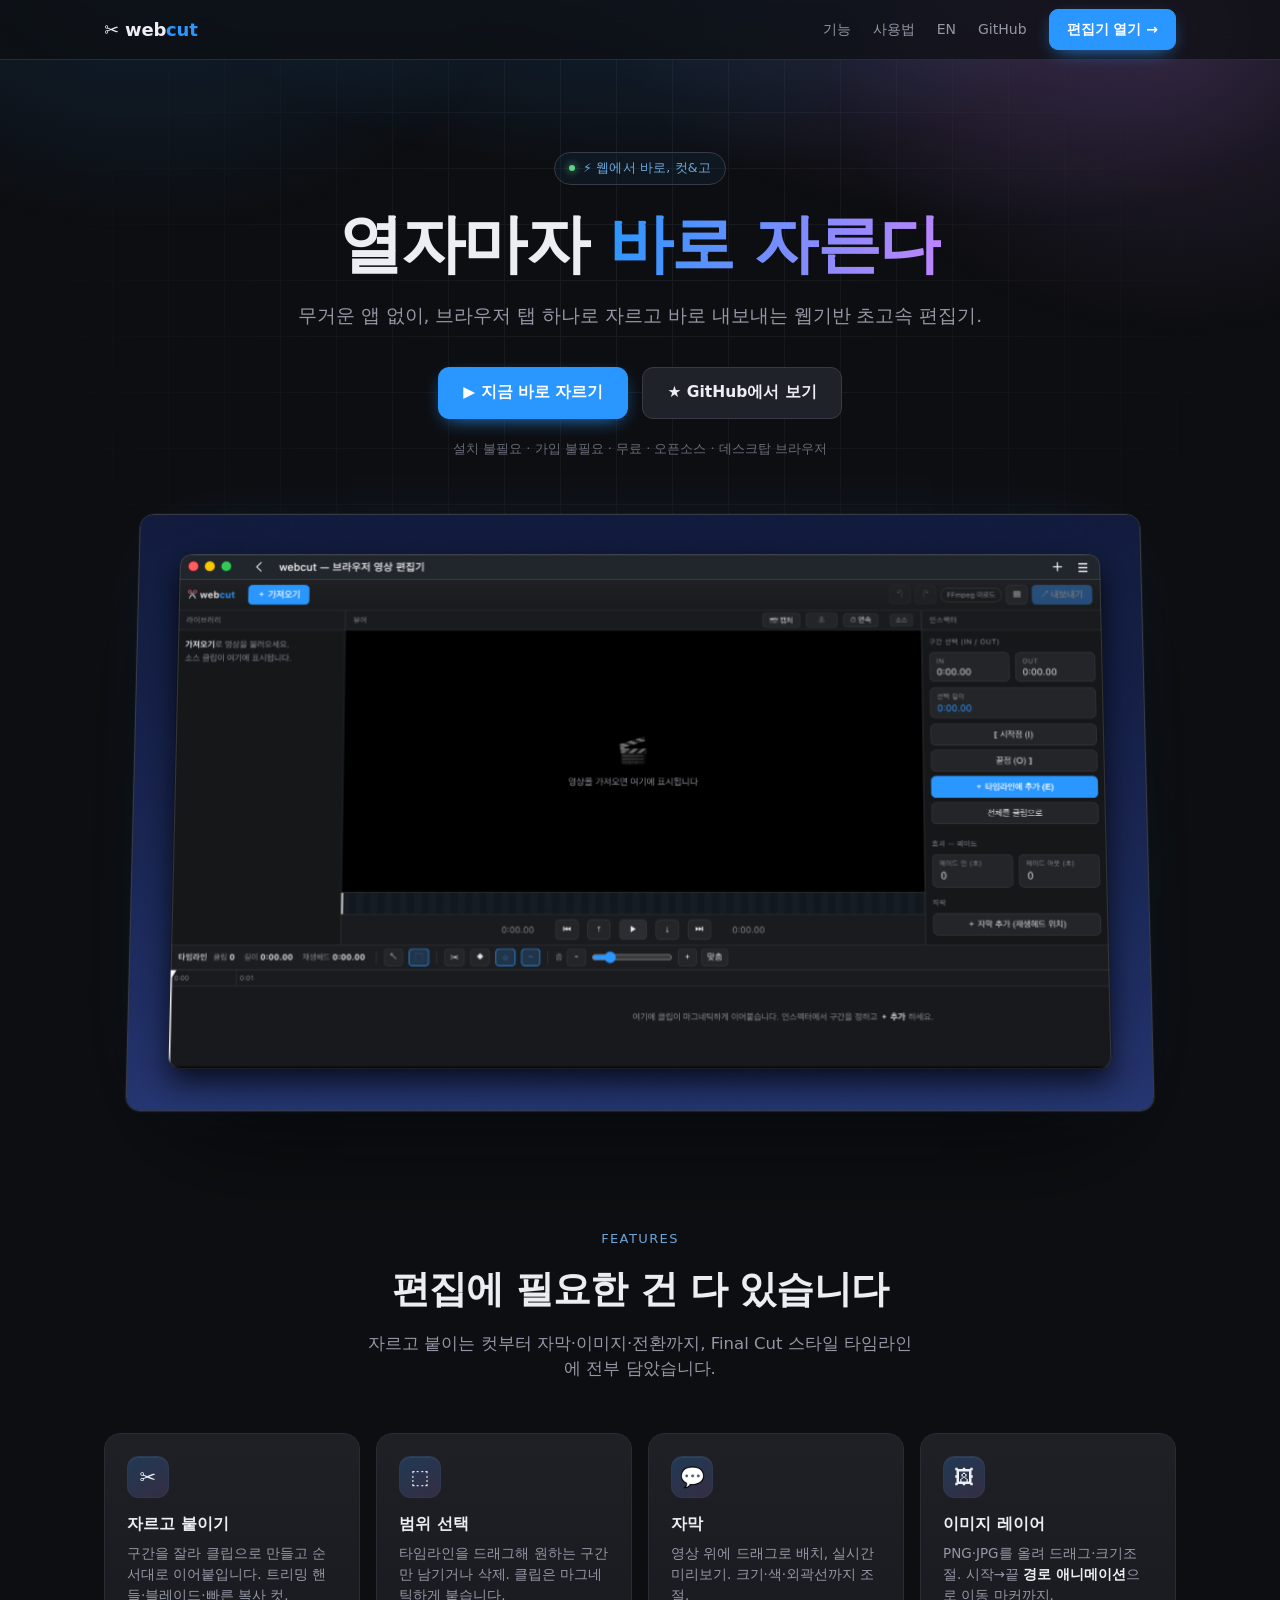
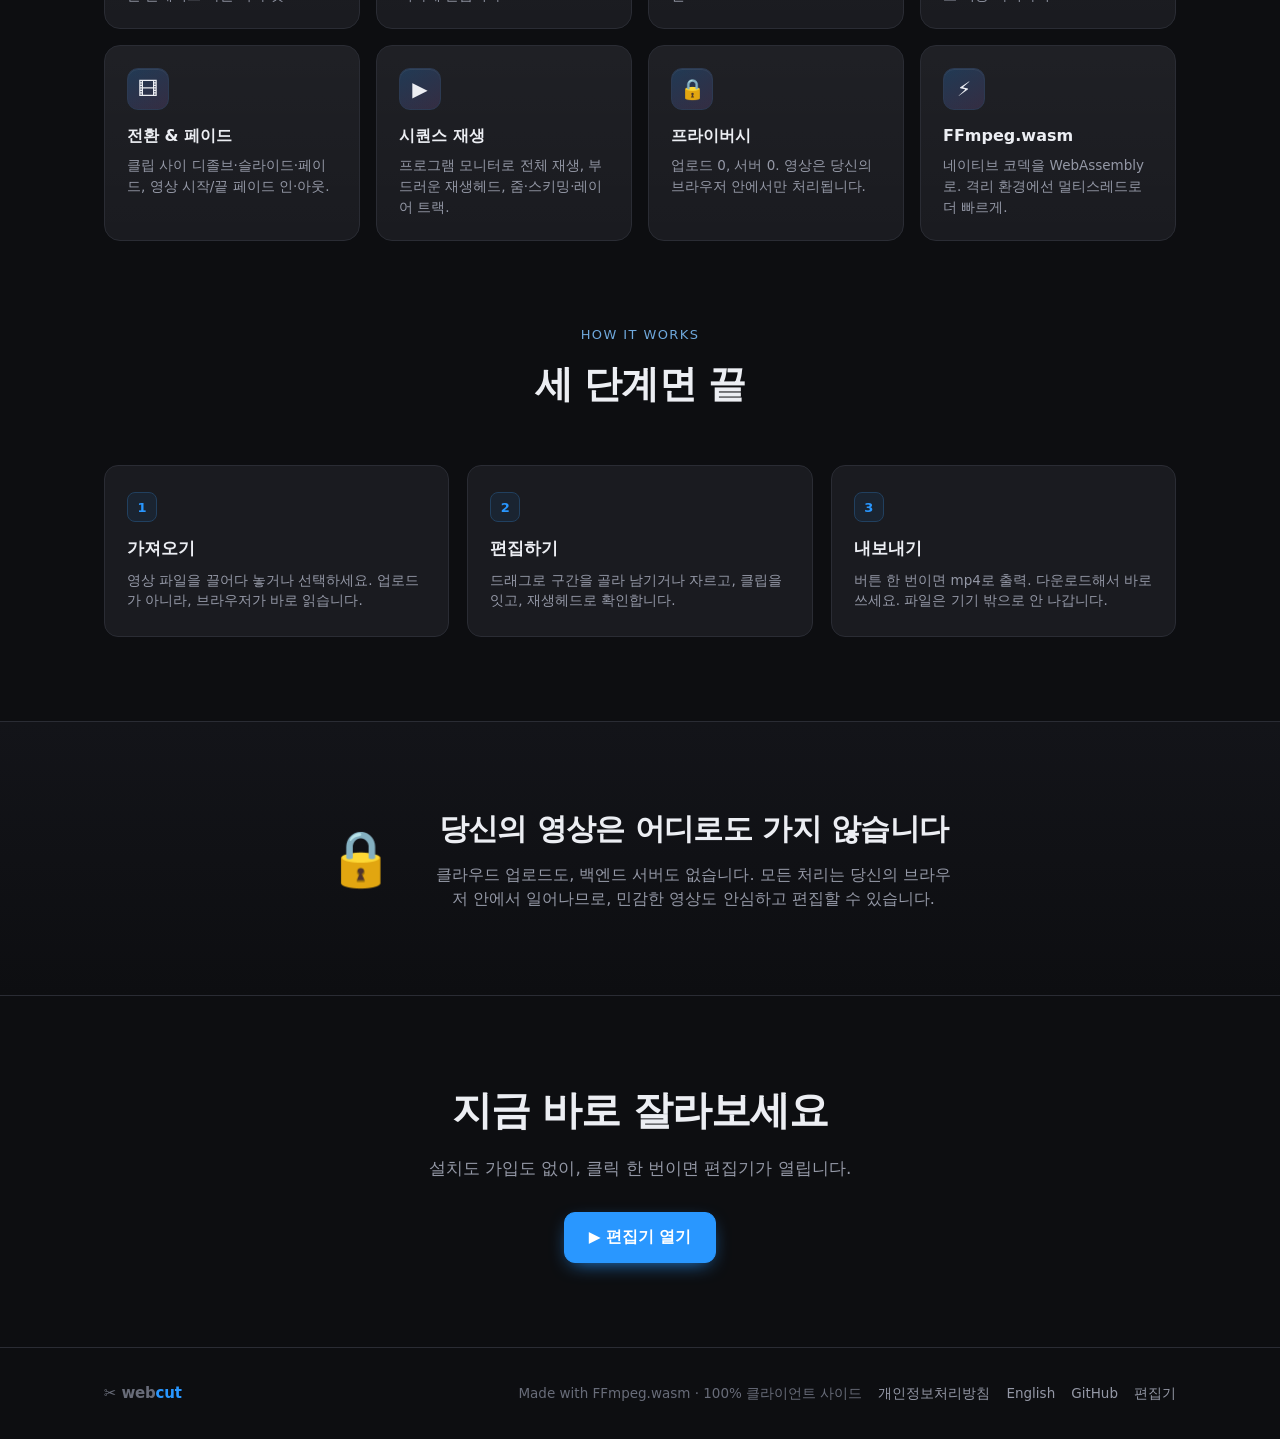
<file: index.html>
<!DOCTYPE html>
<html lang="ko">
<head>
  <meta charset="utf-8" />
  <meta name="viewport" content="width=device-width, initial-scale=1" />
  <title>webcut — 웹기반 초고속 영상 편집기</title>
  <meta name="description" content="설치도 가입도 없이, 브라우저 탭 하나로 열자마자 바로 자르는 초고속 영상 컷편집기. FFmpeg.wasm 기반." />
  <meta property="og:title" content="webcut — 웹기반 초고속 영상 편집기" />
  <meta property="og:description" content="설치 0 · 로딩 0. 열자마자 바로 자르는 웹기반 초고속 컷편집." />
  <meta property="og:type" content="website" />
  <meta property="og:image" content="https://seongilp.github.io/webcut/og.png" />
  <meta property="og:url" content="https://seongilp.github.io/webcut/" />
  <meta name="twitter:card" content="summary_large_image" />
  <meta name="twitter:image" content="https://seongilp.github.io/webcut/og.png" />
  <link rel="stylesheet" href="./css/landing.css" />
  <script>document.documentElement.classList.add('reveal-on');</script>
</head>
<body>
  <nav class="top">
    <div class="wrap">
      <span class="logo">✂️ web<span class="c">cut</span></span>
      <span class="sp"></span>
      <a class="nav-link hide" href="#features">기능</a>
      <a class="nav-link hide" href="#how">사용법</a>
      <a class="nav-link" href="./en/">EN</a>
      <a class="nav-link" href="https://github.com/seongilp/webcut" target="_blank" rel="noopener">GitHub</a>
      <a class="btn primary" href="./app.html">편집기 열기 →</a>
    </div>
  </nav>

  <header class="hero">
    <div class="wrap">
      <span class="eyebrow"><span class="dot"></span> ⚡ 웹에서 바로, 컷&고</span>
      <h1>열자마자 <span class="grad">바로 자른다</span></h1>
      <p class="sub">무거운 앱 없이, 브라우저 탭 하나로 자르고 바로 내보내는 웹기반 초고속 편집기.</p>
      <div class="cta">
        <a class="btn primary lg" href="./app.html">▶ 지금 바로 자르기</a>
        <a class="btn lg" href="https://github.com/seongilp/webcut" target="_blank" rel="noopener">★ GitHub에서 보기</a>
      </div>
      <p class="reassure">설치 불필요 · 가입 불필요 · 무료 · 오픈소스 · 데스크탑 브라우저</p>

      <div class="mock-wrap">
        <img class="hero-shot" src="./hero.png" alt="webcut 브라우저 영상 편집기 화면" loading="lazy" />
      </div>
    </div>
  </header>

  <section id="features">
    <div class="wrap">
      <div class="seclabel">Features</div>
      <h2 class="sectitle">편집에 필요한 건 다 있습니다</h2>
      <p class="secsub">자르고 붙이는 컷부터 자막·이미지·전환까지, Final Cut 스타일 타임라인에 전부 담았습니다.</p>
      <div class="grid">
        <div class="card"><div class="ic">✂️</div><h3>자르고 붙이기</h3><p>구간을 잘라 클립으로 만들고 순서대로 이어붙입니다. 트리밍 핸들·블레이드·빠른 복사 컷.</p></div>
        <div class="card"><div class="ic">⬚</div><h3>범위 선택</h3><p>타임라인을 드래그해 원하는 구간만 남기거나 삭제. 클립은 마그네틱하게 붙습니다.</p></div>
        <div class="card"><div class="ic">💬</div><h3>자막</h3><p>영상 위에 드래그로 배치, 실시간 미리보기. 크기·색·외곽선까지 조절.</p></div>
        <div class="card"><div class="ic">🖼</div><h3>이미지 레이어</h3><p>PNG·JPG를 올려 드래그·크기조절. 시작→끝 <b style="color:var(--text)">경로 애니메이션</b>으로 이동 마커까지.</p></div>
        <div class="card"><div class="ic">🎞</div><h3>전환 &amp; 페이드</h3><p>클립 사이 디졸브·슬라이드·페이드, 영상 시작/끝 페이드 인·아웃.</p></div>
        <div class="card"><div class="ic">▶</div><h3>시퀀스 재생</h3><p>프로그램 모니터로 전체 재생, 부드러운 재생헤드, 줌·스키밍·레이어 트랙.</p></div>
        <div class="card"><div class="ic">🔒</div><h3>프라이버시</h3><p>업로드 0, 서버 0. 영상은 당신의 브라우저 안에서만 처리됩니다.</p></div>
        <div class="card"><div class="ic">⚡</div><h3>FFmpeg.wasm</h3><p>네이티브 코덱을 WebAssembly로. 격리 환경에선 멀티스레드로 더 빠르게.</p></div>
      </div>
    </div>
  </section>

  <section id="how" style="padding-top:0">
    <div class="wrap">
      <div class="seclabel">How it works</div>
      <h2 class="sectitle">세 단계면 끝</h2>
      <div class="steps">
        <div class="step"><div class="n">1</div><h3>가져오기</h3><p>영상 파일을 끌어다 놓거나 선택하세요. 업로드가 아니라, 브라우저가 바로 읽습니다.</p></div>
        <div class="step"><div class="n">2</div><h3>편집하기</h3><p>드래그로 구간을 골라 남기거나 자르고, 클립을 잇고, 재생헤드로 확인합니다.</p></div>
        <div class="step"><div class="n">3</div><h3>내보내기</h3><p>버튼 한 번이면 mp4로 출력. 다운로드해서 바로 쓰세요. 파일은 기기 밖으로 안 나갑니다.</p></div>
      </div>
    </div>
  </section>

  <div class="band">
    <section>
      <div class="wrap inner">
        <div class="lock">🔒</div>
        <div>
          <h2>당신의 영상은 어디로도 가지 않습니다</h2>
          <p>클라우드 업로드도, 백엔드 서버도 없습니다. 모든 처리는 당신의 브라우저 안에서 일어나므로, 민감한 영상도 안심하고 편집할 수 있습니다.</p>
        </div>
      </div>
    </section>
  </div>

  <section class="finalcta">
    <div class="wrap">
      <h2>지금 바로 잘라보세요</h2>
      <p>설치도 가입도 없이, 클릭 한 번이면 편집기가 열립니다.</p>
      <a class="btn primary lg" href="./app.html">▶ 편집기 열기</a>
    </div>
  </section>

  <footer>
    <div class="wrap">
      <span class="logo" style="font-size:15px">✂️ web<span class="c">cut</span></span>
      <span class="sp"></span>
      <span>Made with FFmpeg.wasm · 100% 클라이언트 사이드</span>
      <a href="./privacy.html">개인정보처리방침</a>
      <a href="./en/">English</a>
      <a href="https://github.com/seongilp/webcut" target="_blank" rel="noopener">GitHub</a>
      <a href="./app.html">편집기</a>
    </div>
  </footer>
  <script>
    (function () {
      var sel = '.card,.step,.sectitle,.secsub,.seclabel,.band .inner,.finalcta > .wrap,.mock-wrap';
      var els = document.querySelectorAll(sel);
      function showAll() { els.forEach(function (e) { e.classList.add('in'); }); }
      if (!('IntersectionObserver' in window)) { showAll(); return; }
      var io = new IntersectionObserver(function (es) { es.forEach(function (e) { if (e.isIntersecting) { e.target.classList.add('in'); io.unobserve(e.target); } }); }, { threshold: .12, rootMargin: '0px 0px -7% 0px' });
      els.forEach(function (e) { io.observe(e); });
      setTimeout(showAll, 2500);
    })();
  </script>
</body>
</html>
</file>
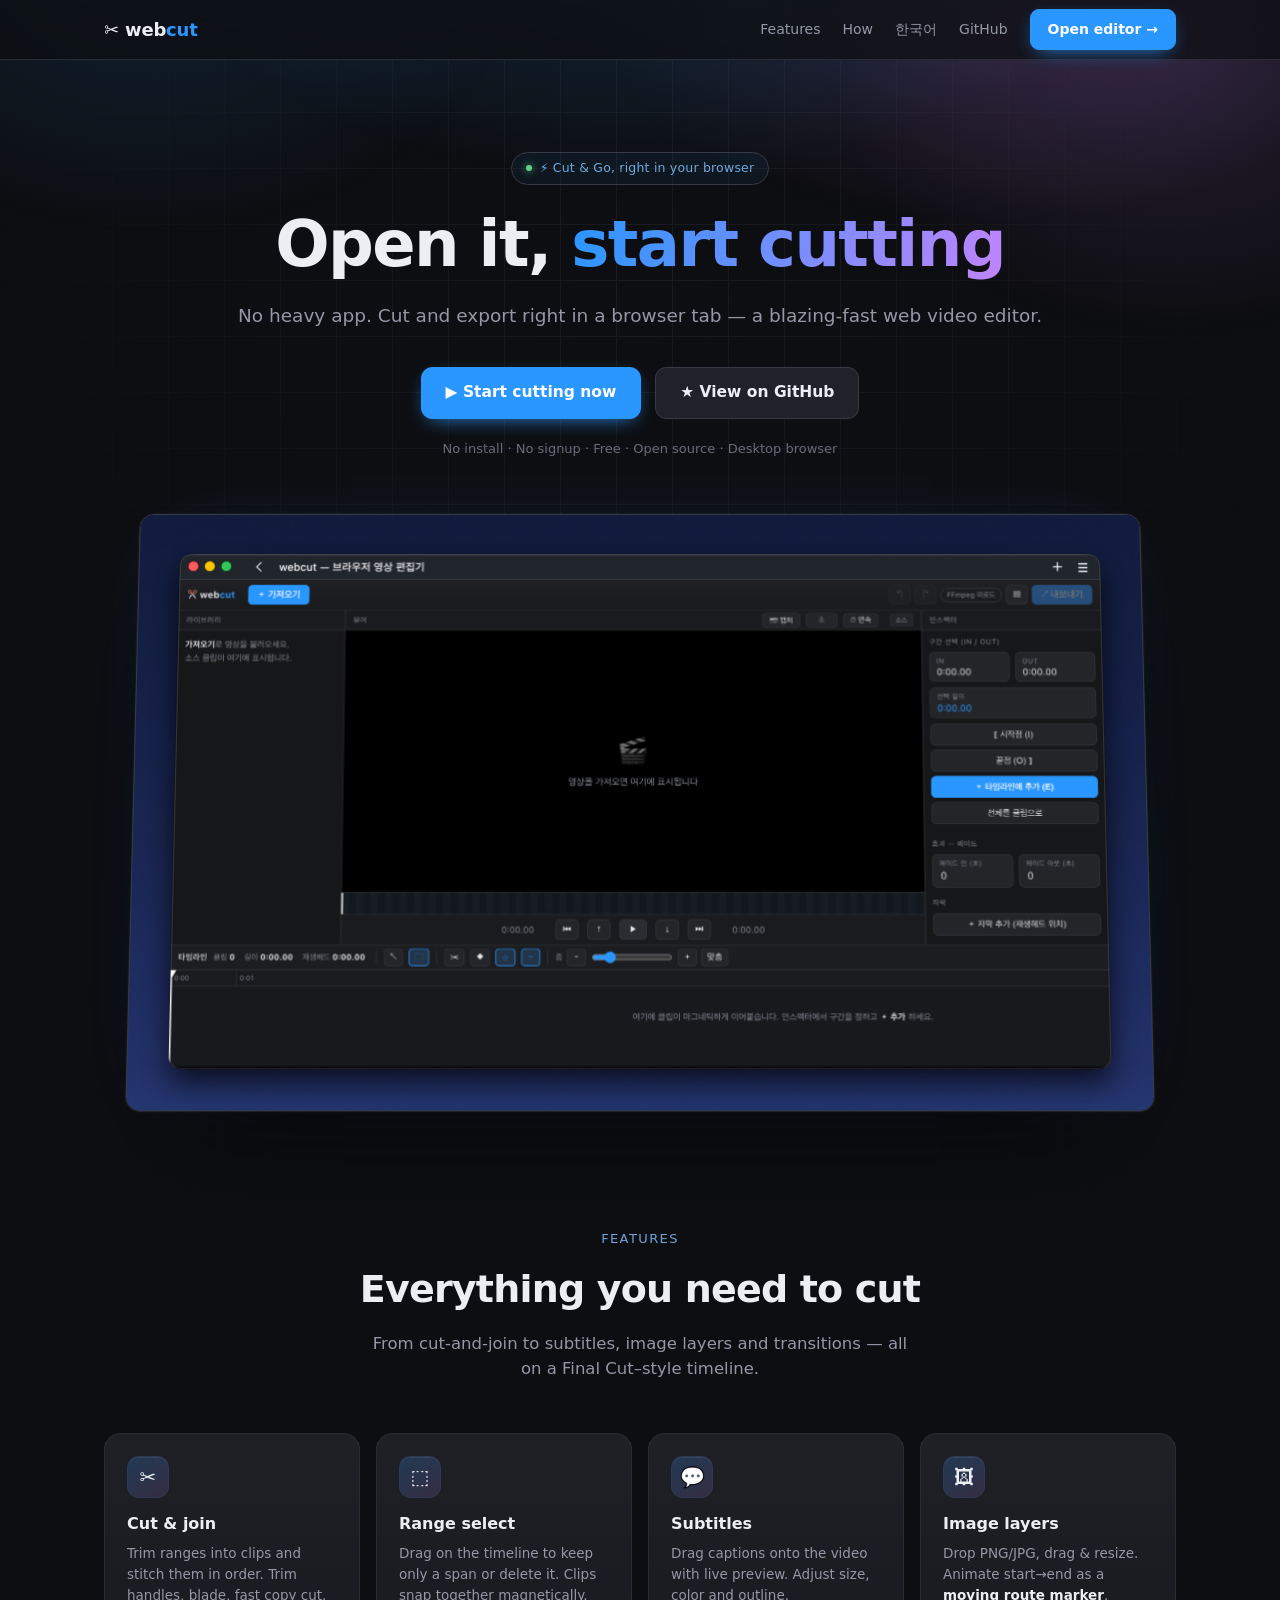
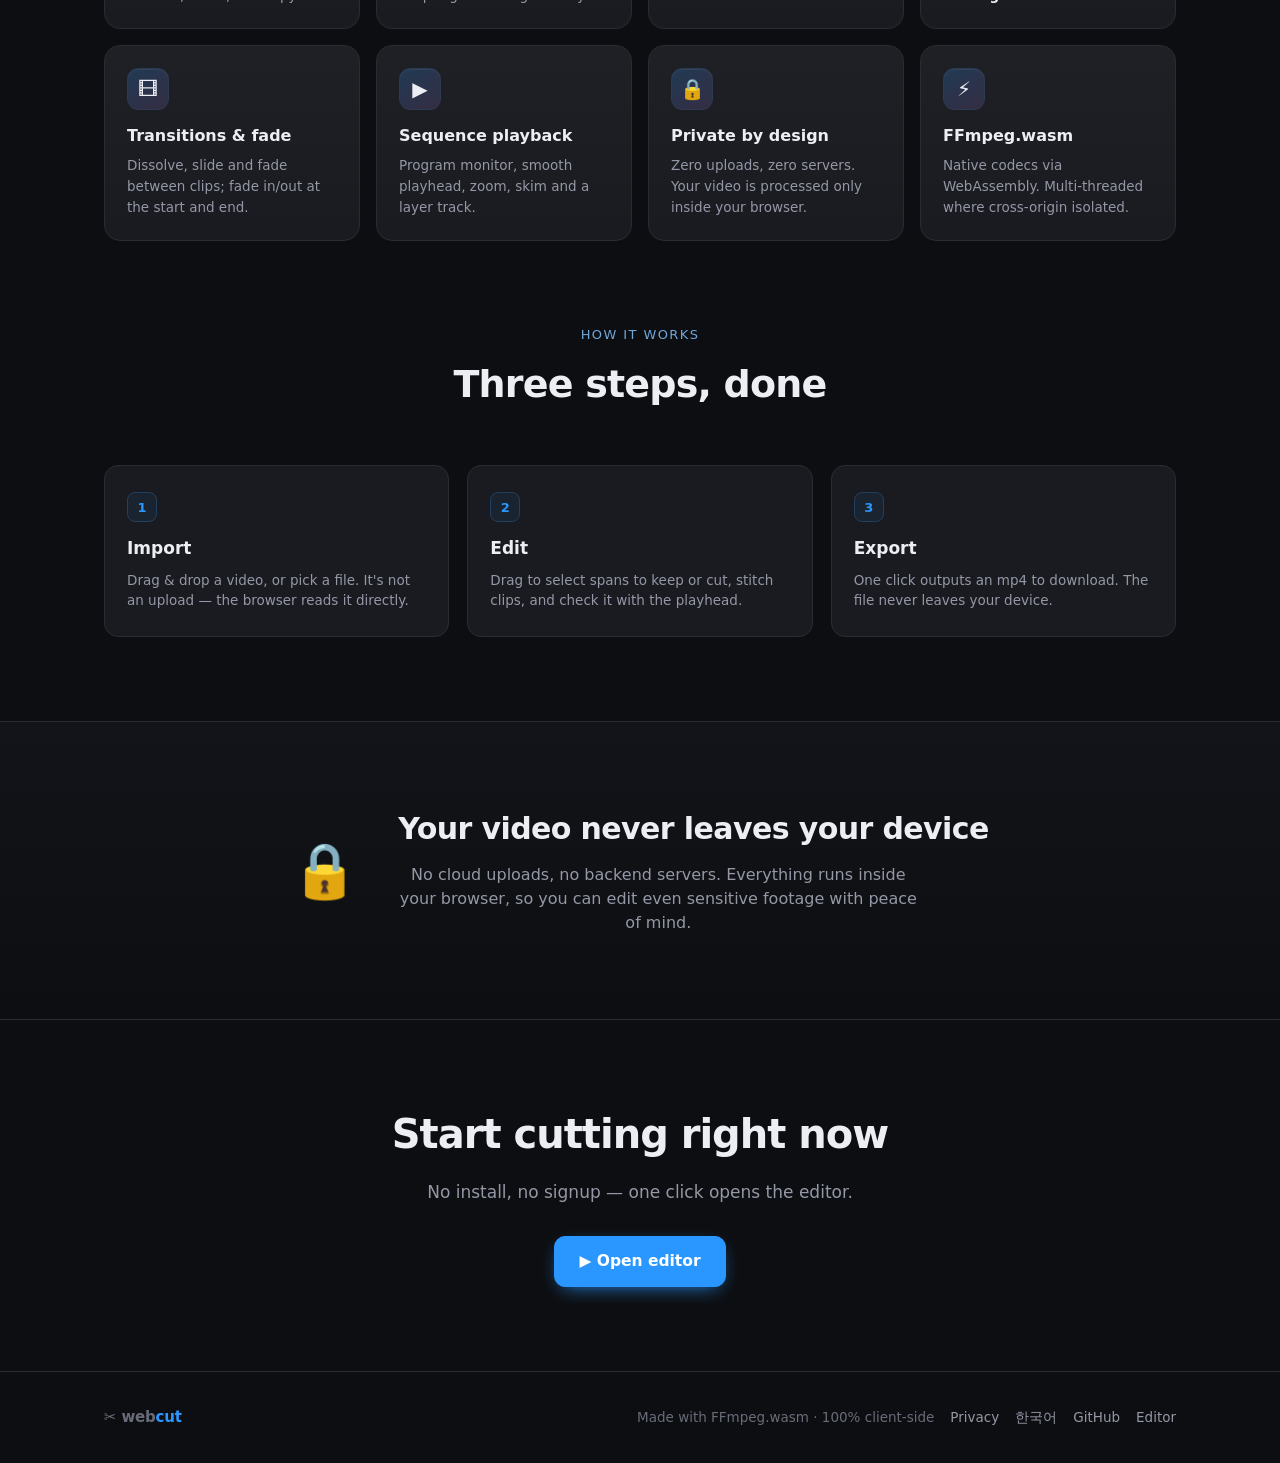
<file: en/index.html>
<!DOCTYPE html>
<html lang="en">
<head>
  <meta charset="utf-8" />
  <meta name="viewport" content="width=device-width, initial-scale=1" />
  <title>webcut — a blazing-fast video editor in your browser</title>
  <meta name="description" content="No install, no signup. Cut and export video right in a browser tab — a blazing-fast web video editor powered by FFmpeg.wasm." />
  <meta property="og:title" content="webcut — a blazing-fast video editor in your browser" />
  <meta property="og:description" content="Zero install, zero loading. Open it and start cutting — a blazing-fast web video editor." />
  <meta property="og:type" content="website" />
  <meta property="og:image" content="https://seongilp.github.io/webcut/og.png" />
  <meta property="og:url" content="https://seongilp.github.io/webcut/en/" />
  <meta name="twitter:card" content="summary_large_image" />
  <meta name="twitter:image" content="https://seongilp.github.io/webcut/og.png" />
  <link rel="stylesheet" href="../css/landing.css" />
  <script>document.documentElement.classList.add('reveal-on');</script>
</head>
<body>
  <nav class="top">
    <div class="wrap">
      <span class="logo">✂️ web<span class="c">cut</span></span>
      <span class="sp"></span>
      <a class="nav-link hide" href="#features">Features</a>
      <a class="nav-link hide" href="#how">How</a>
      <a class="nav-link" href="../">한국어</a>
      <a class="nav-link" href="https://github.com/seongilp/webcut" target="_blank" rel="noopener">GitHub</a>
      <a class="btn primary" href="../app.html">Open editor →</a>
    </div>
  </nav>

  <header class="hero">
    <div class="wrap">
      <span class="eyebrow"><span class="dot"></span> ⚡ Cut &amp; Go, right in your browser</span>
      <h1>Open it, <span class="grad">start cutting</span></h1>
      <p class="sub">No heavy app. Cut and export right in a browser tab — a blazing-fast web video editor.</p>
      <div class="cta">
        <a class="btn primary lg" href="../app.html">▶ Start cutting now</a>
        <a class="btn lg" href="https://github.com/seongilp/webcut" target="_blank" rel="noopener">★ View on GitHub</a>
      </div>
      <p class="reassure">No install · No signup · Free · Open source · Desktop browser</p>

      <div class="mock-wrap">
        <img class="hero-shot" src="../hero.png" alt="webcut browser video editor screenshot" loading="lazy" />
      </div>
    </div>
  </header>

  <section id="features">
    <div class="wrap">
      <div class="seclabel">Features</div>
      <h2 class="sectitle">Everything you need to cut</h2>
      <p class="secsub">From cut-and-join to subtitles, image layers and transitions — all on a Final Cut–style timeline.</p>
      <div class="grid">
        <div class="card"><div class="ic">✂️</div><h3>Cut &amp; join</h3><p>Trim ranges into clips and stitch them in order. Trim handles, blade, fast copy cut.</p></div>
        <div class="card"><div class="ic">⬚</div><h3>Range select</h3><p>Drag on the timeline to keep only a span or delete it. Clips snap together magnetically.</p></div>
        <div class="card"><div class="ic">💬</div><h3>Subtitles</h3><p>Drag captions onto the video with live preview. Adjust size, color and outline.</p></div>
        <div class="card"><div class="ic">🖼</div><h3>Image layers</h3><p>Drop PNG/JPG, drag &amp; resize. Animate start→end as a <b style="color:var(--text)">moving route marker</b>.</p></div>
        <div class="card"><div class="ic">🎞</div><h3>Transitions &amp; fade</h3><p>Dissolve, slide and fade between clips; fade in/out at the start and end.</p></div>
        <div class="card"><div class="ic">▶</div><h3>Sequence playback</h3><p>Program monitor, smooth playhead, zoom, skim and a layer track.</p></div>
        <div class="card"><div class="ic">🔒</div><h3>Private by design</h3><p>Zero uploads, zero servers. Your video is processed only inside your browser.</p></div>
        <div class="card"><div class="ic">⚡</div><h3>FFmpeg.wasm</h3><p>Native codecs via WebAssembly. Multi-threaded where cross-origin isolated.</p></div>
      </div>
    </div>
  </section>

  <section id="how" style="padding-top:0">
    <div class="wrap">
      <div class="seclabel">How it works</div>
      <h2 class="sectitle">Three steps, done</h2>
      <div class="steps">
        <div class="step"><div class="n">1</div><h3>Import</h3><p>Drag &amp; drop a video, or pick a file. It's not an upload — the browser reads it directly.</p></div>
        <div class="step"><div class="n">2</div><h3>Edit</h3><p>Drag to select spans to keep or cut, stitch clips, and check it with the playhead.</p></div>
        <div class="step"><div class="n">3</div><h3>Export</h3><p>One click outputs an mp4 to download. The file never leaves your device.</p></div>
      </div>
    </div>
  </section>

  <div class="band">
    <section>
      <div class="wrap inner">
        <div class="lock">🔒</div>
        <div>
          <h2>Your video never leaves your device</h2>
          <p>No cloud uploads, no backend servers. Everything runs inside your browser, so you can edit even sensitive footage with peace of mind.</p>
        </div>
      </div>
    </section>
  </div>

  <section class="finalcta">
    <div class="wrap">
      <h2>Start cutting right now</h2>
      <p>No install, no signup — one click opens the editor.</p>
      <a class="btn primary lg" href="../app.html">▶ Open editor</a>
    </div>
  </section>

  <footer>
    <div class="wrap">
      <span class="logo" style="font-size:15px">✂️ web<span class="c">cut</span></span>
      <span class="sp"></span>
      <span>Made with FFmpeg.wasm · 100% client-side</span>
      <a href="./privacy.html">Privacy</a>
      <a href="../">한국어</a>
      <a href="https://github.com/seongilp/webcut" target="_blank" rel="noopener">GitHub</a>
      <a href="../app.html">Editor</a>
    </div>
  </footer>
  <script>
    (function () {
      var sel = '.card,.step,.sectitle,.secsub,.seclabel,.band .inner,.finalcta > .wrap,.mock-wrap';
      var els = document.querySelectorAll(sel);
      function showAll() { els.forEach(function (e) { e.classList.add('in'); }); }
      if (!('IntersectionObserver' in window)) { showAll(); return; }
      var io = new IntersectionObserver(function (es) { es.forEach(function (e) { if (e.isIntersecting) { e.target.classList.add('in'); io.unobserve(e.target); } }); }, { threshold: .12, rootMargin: '0px 0px -7% 0px' });
      els.forEach(function (e) { io.observe(e); });
      setTimeout(showAll, 2500);
    })();
  </script>
</body>
</html>
</file>
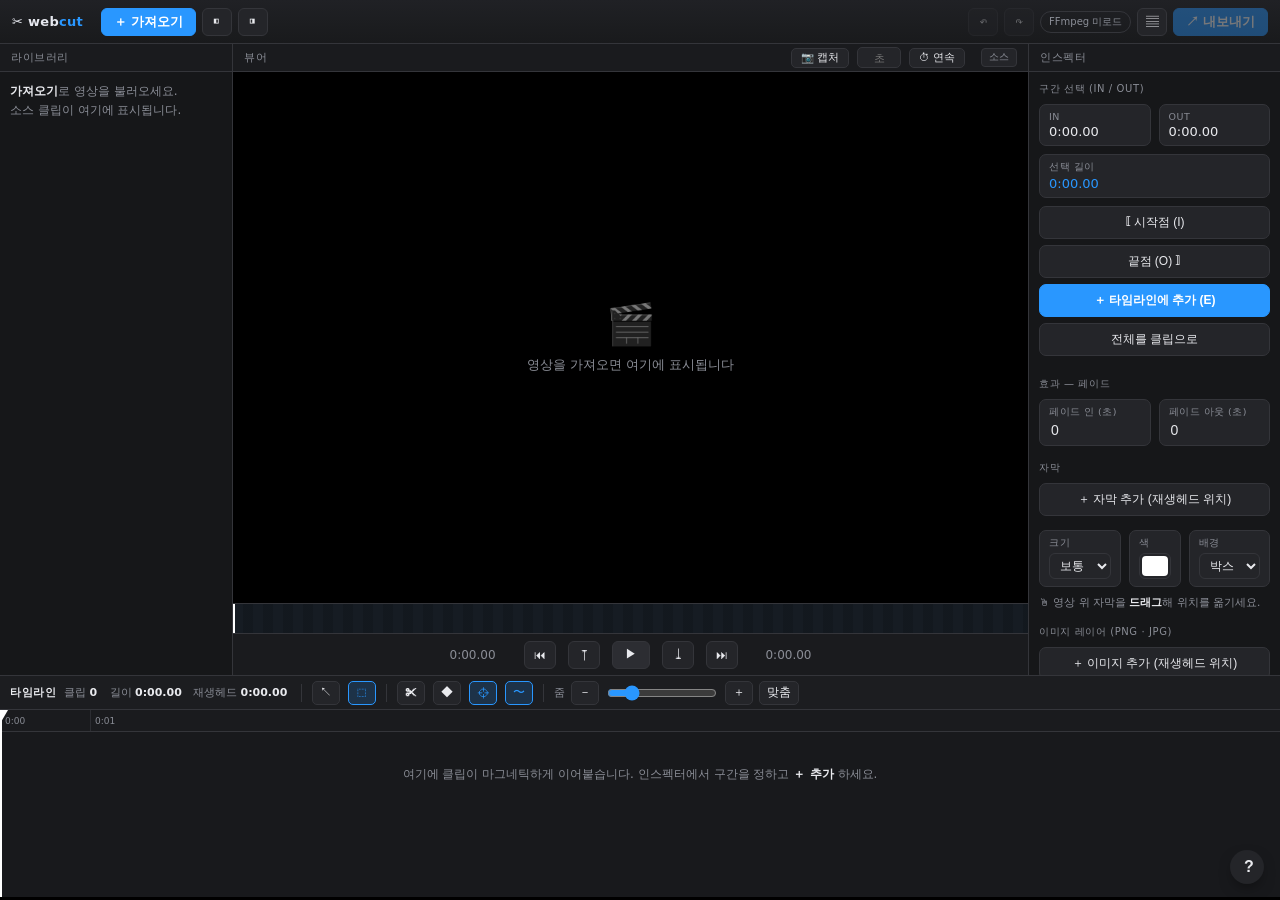
<file: app.html>
<!DOCTYPE html>
<html lang="ko">
<head>
  <meta charset="utf-8" />
  <meta name="viewport" content="width=device-width, initial-scale=1" />
  <title>webcut — 브라우저 영상 편집기</title>
  <link rel="stylesheet" href="./css/style.css" />
  <style>
    :root {
      --fc-bg: #161719; --fc-panel: #1d1e21; --fc-panel-2: #242529;
      --fc-line: #34353a; --fc-line-2: #3f4046; --fc-text: #e9eaee; --fc-muted: #8a8d96;
      --fc-blue: #2997ff; --fc-sel: #ffd60a; --fc-red: #ff4d4d;
      --fc-clip: linear-gradient(#3a6ea5, #2d557f); --fc-clip-top: #6fa8dc;
    }
    body { background: var(--fc-bg); overflow: hidden; }
    .topbar { background: #121315; border-bottom: 1px solid var(--fc-line); }

    .fc-app { height: 100vh; width: 100vw; overflow: hidden; display: grid; grid-template-columns: minmax(0, 1fr); grid-template-rows: 44px minmax(0,1fr) minmax(150px,25%); background: var(--fc-bg); }

    .fc-toolbar { display: flex; align-items: center; gap: 10px; padding: 0 12px; border-bottom: 1px solid var(--fc-line); background: linear-gradient(#202125,#191a1c); }
    .fc-toolbar .grp { display: flex; align-items: center; gap: 6px; }
    .fc-toolbar .spacer { flex: 1; }
    .fc-toolbar .title { font-weight: 700; font-size: 13px; letter-spacing: .3px; }
    .fc-toolbar .title .x { color: var(--fc-blue); }
    .ticon { width: 30px; height: 28px; display: inline-flex; align-items: center; justify-content: center; background: var(--fc-panel-2); border: 1px solid var(--fc-line); border-radius: 6px; color: var(--fc-text); font-size: 13px; cursor: pointer; padding: 0; }
    .ticon:hover { border-color: var(--fc-line-2); background: #2c2d32; }
    .ticon:disabled { opacity: .4; cursor: not-allowed; }
    .ticon.primary { background: var(--fc-blue); border-color: var(--fc-blue); color: #fff; width: auto; padding: 0 12px; font-weight: 600; }
    .ticon.primary:hover { filter: brightness(1.08); }
    .ticon.on { background: rgba(41,151,255,.18); border-color: var(--fc-blue); color: var(--fc-blue); }
    .pill { font-size: 10px; padding: 3px 8px; border-radius: 999px; border: 1px solid var(--fc-line); color: var(--fc-muted); white-space: nowrap; }
    .pill.ok { color: #5fd38a; border-color: #2f6b46; background: rgba(95,211,138,.08); }
    .pill.busy { color: var(--fc-sel); border-color: #6b5f1a; }

    .fc-top { display: grid; grid-template-columns: 232px minmax(0,1fr) 252px; min-height: 0; }
    /* Collapsible side panels (toggles + auto on narrow screens) */
    .fc-top.no-lib { grid-template-columns: minmax(0,1fr) 252px; }
    .fc-top.no-insp { grid-template-columns: 232px minmax(0,1fr); }
    .fc-top.no-lib.no-insp { grid-template-columns: minmax(0,1fr); }
    .fc-top.no-lib > .pane-lib { display: none; }
    .fc-top.no-insp > .pane-insp { display: none; }
    #toggleLib.on, #toggleInsp.on { background: rgba(41,151,255,.18); border-color: var(--fc-blue); color: var(--fc-blue); }
    @media (max-width: 820px) {
      .fc-top { grid-template-columns: 200px minmax(0,1fr) 220px; }
      .fc-toolbar { overflow-x: auto; }
      .fc-toolbar .title { display: none; }
    }
    .fc-pane { display: flex; flex-direction: column; min-height: 0; min-width: 0; }
    .fc-pane + .fc-pane { border-left: 1px solid var(--fc-line); }
    .fc-pane > .hd { height: 28px; display: flex; align-items: center; gap: 8px; padding: 0 11px; font-size: 10.5px; text-transform: uppercase; letter-spacing: .6px; color: var(--fc-muted); border-bottom: 1px solid var(--fc-line); background: #1a1b1e; flex: none; }
    .fc-pane > .hd .badge { margin-left: auto; font-size: 9.5px; padding: 2px 7px; border-radius: 4px; background: var(--fc-panel-2); border: 1px solid var(--fc-line); color: var(--fc-muted); text-transform: none; letter-spacing: 0; }
    .hd-btn { font-size: 10.5px; padding: 2px 9px; border-radius: 5px; background: var(--fc-panel-2); border: 1px solid var(--fc-line); color: var(--fc-text); cursor: pointer; text-transform: none; letter-spacing: 0; }
    .hd-btn:hover { border-color: var(--fc-blue); color: var(--fc-blue); }
    .hd-in { width: 44px; height: 21px; background: var(--fc-panel-2); border: 1px solid var(--fc-line); color: var(--fc-text); border-radius: 5px; padding: 0 5px; font-size: 11px; text-align: center; -moz-appearance: textfield; }
    .hd-in::-webkit-outer-spin-button, .hd-in::-webkit-inner-spin-button { -webkit-appearance: none; margin: 0; }
    .fc-pane > .hd .badge.prog { color: var(--fc-blue); border-color: #1f5c99; }
    .fc-pane > .bd { flex: 1; min-height: 0; overflow: auto; padding: 10px; }

    .browser-empty { color: var(--fc-muted); font-size: 12px; line-height: 1.6; }
    .src-card { position: relative; display: flex; gap: 9px; align-items: center; padding: 8px; border-radius: 8px; background: var(--fc-panel-2); border: 1px solid var(--fc-line); margin-bottom: 6px; cursor: pointer; transition: border-color .12s; }
    .src-card:hover { border-color: var(--fc-line2); }
    .src-card.active { border-color: var(--fc-blue); box-shadow: inset 0 0 0 1px var(--fc-blue); }
    .src-card .m { min-width: 0; }
    .src-card .src-del { position: absolute; top: 5px; right: 5px; width: 18px; height: 18px; border-radius: 4px; border: none; background: #00000077; color: #fff; font-size: 10px; cursor: pointer; display: none; align-items: center; justify-content: center; }
    .src-card:hover .src-del { display: flex; }
    .src-card .filmstrip { width: 52px; height: 34px; border-radius: 4px; flex: none; background: repeating-linear-gradient(90deg,#0000 0 6px,#00000055 6px 8px), var(--fc-clip); border: 1px solid #00000066; }
    .src-card .m { font-size: 11.5px; min-width: 0; }
    .src-card .m b { display: block; color: var(--fc-text); white-space: nowrap; overflow: hidden; text-overflow: ellipsis; }
    .src-card .m span { color: var(--fc-muted); }

    .viewer-wrap { position: relative; flex: 1; display: flex; align-items: center; justify-content: center; background: #000; min-height: 0; padding: 8px; }
    .viewer-wrap video { max-width: 100%; max-height: 100%; border-radius: 4px; background: #000; }
    /* Live subtitle preview overlay, aligned to the rendered video frame */
    .sub-overlay { position: absolute; pointer-events: none; z-index: 5; overflow: hidden; }
    .sub-overlay .cap { position: absolute; transform: translate(-50%, -50%); display: inline-block; max-width: 92%;
      text-align: center; color: #fff; background: rgba(0,0,0,.5); padding: .18em .5em; border-radius: 5px;
      line-height: 1.25; font-weight: 600; white-space: pre-wrap; text-shadow: 0 1px 2px #000a;
      pointer-events: auto; cursor: grab; user-select: none; }
    .sub-overlay .cap:hover { outline: 1.5px dashed rgba(255,255,255,.6); outline-offset: 2px; }
    .sub-overlay .cap.dragging { cursor: grabbing; outline: 1.5px solid var(--fc-blue); outline-offset: 2px; }
    .viewer-empty { color: var(--fc-muted); font-size: 13px; text-align: center; }
    .viewer-empty .big { font-size: 40px; margin-bottom: 8px; opacity: .5; }

    /* Source strip under viewer */
    .src-strip { height: 30px; flex: none; position: relative; background: #101113; border-top: 1px solid var(--fc-line); cursor: pointer; overflow: hidden; }
    .src-strip .film { position: absolute; inset: 0; background: repeating-linear-gradient(90deg,#1c2733 0 10px,#16202a 10px 20px); opacity: .5; }
    .src-strip .sel { position: absolute; top: 0; bottom: 0; background: rgba(41,151,255,.22); border-left: 2px solid var(--fc-blue); border-right: 2px solid var(--fc-blue); }
    .src-strip .ph { position: absolute; top: 0; bottom: 0; width: 2px; background: #fff; }
    .src-strip .mk { position: absolute; top: 0; width: 0; height: 0; border-left: 4px solid transparent; border-right: 4px solid transparent; border-top: 6px solid var(--fc-sel); transform: translateX(-4px); }

    .transport { height: 42px; flex: none; display: flex; align-items: center; justify-content: center; gap: 12px; border-top: 1px solid var(--fc-line); background: #1a1b1e; }
    .transport .tc { color: var(--fc-muted); font-size: 12px; font-variant-numeric: tabular-nums; min-width: 62px; }
    .transport .tc.r { text-align: right; }
    .tbtn { width: 32px; height: 28px; border-radius: 6px; border: 1px solid var(--fc-line); background: var(--fc-panel-2); color: var(--fc-text); cursor: pointer; font-size: 12px; display: inline-flex; align-items: center; justify-content: center; }
    .tbtn:hover { background: #2c2d32; }
    .tbtn.play { width: 38px; background: #2c2d32; }

    .insp-sec { margin-bottom: 15px; }
    .insp-sec .lbl { font-size: 10px; text-transform: uppercase; letter-spacing: .6px; color: var(--fc-muted); margin-bottom: 8px; }
    .io-row { display: flex; gap: 8px; margin-bottom: 8px; }
    .io-box { flex: 1; background: var(--fc-panel-2); border: 1px solid var(--fc-line); border-radius: 7px; padding: 6px 9px; }
    .io-box .k { font-size: 9.5px; text-transform: uppercase; letter-spacing: .5px; color: var(--fc-muted); }
    .io-box .v { font-size: 13px; font-variant-numeric: tabular-nums; color: var(--fc-text); margin-top: 2px; }
    .io-box.dur .v { color: var(--fc-blue); }
    .fc-btn { width: 100%; padding: 7px; border-radius: 7px; border: 1px solid var(--fc-line); background: var(--fc-panel-2); color: var(--fc-text); cursor: pointer; font-size: 12px; margin-bottom: 6px; }
    .fc-btn:hover { background: #2c2d32; border-color: var(--fc-line-2); }
    .fc-btn.add { background: var(--fc-blue); border-color: var(--fc-blue); color: #fff; font-weight: 600; }
    .fc-btn.add:hover { filter: brightness(1.08); }
    .fc-btn:disabled { opacity: .4; cursor: not-allowed; }
    .insp-toggle { display: flex; align-items: center; gap: 8px; font-size: 12px; color: var(--fc-muted); margin-bottom: 6px; }
    .export-stat { font-size: 11px; color: var(--fc-muted); min-height: 14px; }
    .io-box input.num { width: 100%; background: transparent; border: none; color: var(--fc-text); font-size: 14px; font-variant-numeric: tabular-nums; outline: none; margin-top: 2px; -moz-appearance: textfield; }
    .io-box input.num::-webkit-outer-spin-button, .io-box input.num::-webkit-inner-spin-button { -webkit-appearance: none; margin: 0; }
    .sel-sm { margin-left: auto; background: var(--fc-panel-2); color: var(--fc-text); border: 1px solid var(--fc-line); border-radius: 6px; padding: 3px 7px; font-size: 12px; }
    .sub-row { background: var(--fc-panel-2); border: 1px solid var(--fc-line); border-radius: 7px; padding: 7px 8px; margin-bottom: 6px; }
    .sub-row.active { border-color: var(--fc-blue); box-shadow: 0 0 0 1px var(--fc-blue) inset; }
    .sub-row input.t { width: 100%; background: #0e0f13; border: 1px solid var(--fc-line); border-radius: 5px; color: var(--fc-text); font-size: 12px; padding: 5px 7px; outline: none; }
    .sub-row input.t:focus { border-color: var(--fc-blue); }
    .sub-row .r { display: flex; align-items: center; gap: 5px; margin-top: 6px; }
    .sub-row .r .m { font-size: 10.5px; color: var(--fc-muted); font-variant-numeric: tabular-nums; }
    .sub-row .r .sp { flex: 1; }
    .sub-row .r button { font-size: 10.5px; padding: 3px 7px; border: 1px solid var(--fc-line); background: var(--fc-bg); color: var(--fc-text); border-radius: 5px; cursor: pointer; }
    .sub-row .r button:hover { border-color: var(--fc-blue); }
    .hint-sm { font-size: 10.5px; color: var(--fc-muted); margin-top: 8px; line-height: 1.45; }
    .trans-row { display: flex; align-items: center; gap: 6px; margin-bottom: 6px; }
    .trans-row .tn { font-size: 11px; color: var(--fc-muted); white-space: nowrap; min-width: 70px; }
    .trans-row .tt { flex: 1; }
    .trans-row .num { width: 44px; background: var(--fc-panel-2); border: 1px solid var(--fc-line); color: var(--fc-text); border-radius: 6px; padding: 4px; font-size: 12px; }
    .sel-full { width: 100%; margin-top: 3px; background: var(--fc-panel-2); color: var(--fc-text); border: 1px solid var(--fc-line); border-radius: 6px; padding: 4px 6px; font-size: 12px; }
    .color-in { width: 100%; height: 26px; margin-top: 3px; padding: 0; border: 1px solid var(--fc-line); border-radius: 6px; background: var(--fc-panel-2); cursor: pointer; }
    .color-in::-webkit-color-swatch-wrapper { padding: 2px; } .color-in::-webkit-color-swatch { border: none; border-radius: 4px; }
    /* image layer on the viewer overlay */
    .sub-overlay .cap, .sub-overlay .lay-img, .sub-overlay .lay-h, .sub-overlay .lay-end { touch-action: none; }
    .sub-overlay .lay-img { position: absolute; transform: translate(-50%, -50%); pointer-events: auto; cursor: grab; user-select: none; -webkit-user-drag: none; }
    .sub-overlay .lay-img.dragging { cursor: grabbing; outline: 1.5px solid var(--fc-blue); }
    .sub-overlay .lay-img:hover { outline: 1.5px dashed rgba(255,255,255,.6); }
    .sub-overlay .lay-h { position: absolute; width: 13px; height: 13px; border-radius: 50%; background: var(--fc-blue); border: 2px solid #fff; transform: translate(-50%, -50%); pointer-events: auto; cursor: nwse-resize; z-index: 6; }
    .sub-overlay .lay-end { position: absolute; width: 18px; height: 18px; border-radius: 50%; background: rgba(255,214,10,.35); border: 2px solid var(--fc-sel); transform: translate(-50%, -50%); pointer-events: auto; cursor: grab; z-index: 6; box-shadow: 0 0 0 1px #0006; }
    .sub-overlay .lay-end::after { content: '끝'; position: absolute; left: 50%; top: 50%; transform: translate(-50%,-50%); font-size: 8px; color: #fff; }
    .sub-overlay .path-line { position: absolute; left: 0; top: 0; width: 100%; height: 100%; pointer-events: none; overflow: visible; z-index: 4; }
    .sub-row .r button.on { border-color: var(--fc-blue); color: var(--fc-blue); }

    /* Timeline */
    .fc-timeline { border-top: 1px solid var(--fc-line); display: flex; flex-direction: column; min-height: 0; min-width: 0; overflow: hidden; background: #18191c; }
    .tl-bar { height: 34px; flex: none; display: flex; align-items: center; gap: 8px; padding: 0 10px; border-bottom: 1px solid var(--fc-line); background: #1c1d20; }
    .tl-bar .seq { font-size: 11px; text-transform: uppercase; letter-spacing: .5px; color: var(--fc-text); font-weight: 600; }
    .tl-bar .t { font-size: 11px; color: var(--fc-muted); white-space: nowrap; }
    .tl-bar .t b { color: var(--fc-text); font-variant-numeric: tabular-nums; }
    /* Fixed-width time readouts so changing values never reflow the toolbar. */
    #phT, #totalT { display: inline-block; min-width: 50px; text-align: left; }
    #clipCount { display: inline-block; min-width: 12px; text-align: left; }
    .tl-bar .sep { width: 1px; height: 18px; background: var(--fc-line); margin: 0 2px; }
    .tl-bar .zoom { display: flex; align-items: center; gap: 6px; }
    .tl-bar .zoom input { width: 110px; accent-color: var(--fc-blue); }
    .tbtn-sm { height: 24px; min-width: 26px; padding: 0 7px; border-radius: 5px; border: 1px solid var(--fc-line); background: var(--fc-panel-2); color: var(--fc-text); cursor: pointer; font-size: 12px; display: inline-flex; align-items: center; justify-content: center; }
    .tbtn-sm:hover { background: #2c2d32; }
    .tbtn-sm:disabled { opacity: .4; cursor: not-allowed; }
    .tbtn-sm.on { background: rgba(41,151,255,.18); border-color: var(--fc-blue); color: var(--fc-blue); }

    .tl-scroll { flex: 1; overflow-x: auto; overflow-y: hidden; min-height: 0; min-width: 0; position: relative; }
    .tl-inner { position: relative; height: 100%; min-width: 100%; }
    .tl-ruler { height: 22px; position: relative; border-bottom: 1px solid var(--fc-line); background: #1a1b1e; cursor: text; user-select: none; }
    .tl-ruler .tick { position: absolute; top: 0; bottom: 0; border-left: 1px solid #2c2d32; padding-left: 4px; font-size: 9px; color: var(--fc-muted); line-height: 22px; pointer-events: none; }
    .tl-ruler .mk { position: absolute; top: 2px; width: 0; height: 0; border-left: 5px solid transparent; border-right: 5px solid transparent; border-top: 8px solid var(--fc-sel); transform: translateX(-5px); cursor: pointer; }
    .tl-track { position: relative; height: calc(100% - 22px); padding: 12px 0; display: flex; flex-direction: column; }
    .tl-lane { position: relative; flex: none; height: 60px; }
    /* Layer track (subtitles + image overlays) below the clips */
    .tl-olanes { flex: none; margin-top: 4px; }
    .tl-olane { position: relative; height: 17px; margin-top: 3px; }
    .tl-olane .lane-tag { position: absolute; left: 4px; top: 50%; transform: translateY(-50%); font-size: 8.5px; color: var(--fc-muted2, #686c79); pointer-events: none; z-index: 1; }
    .tl-oblk { position: absolute; top: 0; bottom: 0; border-radius: 4px; cursor: grab; overflow: hidden; box-shadow: inset 0 1px 0 #ffffff22; min-width: 8px; }
    .tl-oblk .lbl { padding: 2px 8px; font-size: 9px; color: #fff; white-space: nowrap; pointer-events: none; text-shadow: 0 1px 1px #0008; }
    .tl-oblk.sub { background: linear-gradient(#2f9e6e, #247a55); border: 1px solid #00000066; }
    .tl-oblk.img { background: linear-gradient(#7a5cff, #5e44cc); border: 1px solid #00000066; }
    .tl-oblk.sel { outline: 2px solid var(--fc-sel); outline-offset: -1px; }
    .tl-oblk .trim { position: absolute; top: 0; bottom: 0; width: 6px; cursor: ew-resize; z-index: 2; }
    .tl-oblk .trim.l { left: 0; } .tl-oblk .trim.r { right: 0; }
    .tl-oblk .trim:hover { background: var(--fc-sel); opacity: .6; }
    .tl-clip { position: absolute; top: 8px; bottom: 8px; border-radius: 6px; overflow: hidden; background: var(--fc-clip); border: 1px solid #00000077; cursor: grab; box-shadow: inset 0 1px 0 #ffffff22; min-width: 14px; }
    .tl-clip .cbar { height: 5px; background: var(--fc-clip-top); opacity: .85; }
    .tl-clip .cbody { position: absolute; inset: 5px 0 0 0; background-image: repeating-linear-gradient(90deg,#ffffff10 0 1px,#0000 1px 14px); }
    .tl-clip .clabel { position: relative; padding: 6px 10px; font-size: 10.5px; color: #eaf2fb; text-shadow: 0 1px 1px #00000088; white-space: nowrap; pointer-events: none; }
    .tl-clip .clabel .d { display: block; color: #cfe2f7; font-variant-numeric: tabular-nums; font-size: 9.5px; opacity: .9; }
    .tl-clip.selected { border-color: var(--fc-sel); box-shadow: 0 0 0 2px var(--fc-sel), inset 0 1px 0 #ffffff22; }
    .tl-clip .trim { position: absolute; top: 0; bottom: 0; width: 9px; cursor: ew-resize; z-index: 3; }
    .tl-clip .trim.l { left: 0; } .tl-clip .trim.r { right: 0; }
    .tl-clip .trim:hover { background: linear-gradient(var(--fc-sel),#caa800); opacity: .55; }
    .tl-clip .trim.l:hover { box-shadow: inset 2px 0 0 var(--fc-sel); }
    .tl-clip .trim.r:hover { box-shadow: inset -2px 0 0 var(--fc-sel); }
    .tl-clip .del { position: absolute; top: 4px; right: 11px; width: 17px; height: 17px; border-radius: 4px; background: #00000077; color: #fff; border: none; cursor: pointer; font-size: 10px; line-height: 1; display: none; align-items: center; justify-content: center; z-index: 4; }
    .tl-clip:hover .del { display: flex; }
    .tl-empty { position: absolute; inset: 0; display: flex; align-items: center; justify-content: center; color: var(--fc-muted); font-size: 12px; pointer-events: none; padding: 0 20px; text-align: center; }

    .tl-playhead { position: absolute; top: 0; bottom: 0; width: 2px; background: #fff; z-index: 6; pointer-events: none; }
    .tl-playhead .head { position: absolute; top: 0; left: -6px; width: 14px; height: 12px; background: #fff; clip-path: polygon(0 0,100% 0,50% 100%); pointer-events: auto; cursor: ew-resize; }
    .tl-skimmer { position: absolute; top: 0; bottom: 0; width: 1px; background: var(--fc-sel); opacity: .7; z-index: 5; pointer-events: none; display: none; }
    .tl-range { position: absolute; top: 0; bottom: 0; background: rgba(255,214,10,.15); border-left: 2px solid var(--fc-sel); border-right: 2px solid var(--fc-sel); z-index: 4; pointer-events: none; display: none; box-shadow: inset 0 0 0 1px rgba(255,214,10,.25); }
    .tl-track.range-tool { cursor: text; }

    .tl-progress { height: 3px; background: #000; flex: none; }
    .tl-progress > div { height: 100%; width: 0; background: linear-gradient(90deg,var(--fc-blue),#6fa8dc); transition: width .15s; }

    #file { display: none; }
    .dropzone { position: fixed; inset: 0; z-index: 200; display: none; align-items: center; justify-content: center;
      background: rgba(8,9,12,.82); backdrop-filter: blur(3px); }
    .dropzone.show { display: flex; }
    #browser.drag-over { box-shadow: inset 0 0 0 2px var(--fc-blue); background: rgba(41,151,255,.05); }
    .thumb-pop { position: fixed; z-index: 120; display: none; padding: 4px; background: #0d0e11; border: 1px solid var(--fc-line2); border-radius: 8px; box-shadow: 0 10px 30px -10px #000c; pointer-events: none; }
    .thumb-pop.show { display: block; }
    .thumb-pop canvas { display: block; border-radius: 4px; background: #000; width: 160px; height: auto; }
    .thumb-pop .tt { text-align: center; font-size: 10.5px; color: var(--fc-text); font-variant-numeric: tabular-nums; margin-top: 3px; }
    .strip-ghost { position: fixed; z-index: 130; pointer-events: none; display: none; background: var(--fc-blue); color: #fff; font-size: 11px; font-weight: 600; padding: 4px 11px; border-radius: 6px; box-shadow: 0 8px 20px -8px #000c; }
    .strip-ghost.show { display: block; }
    .tl-lane.drop-target { box-shadow: inset 0 0 0 2px var(--fc-blue); border-radius: 6px; }
    /* Help FAB + modal + command palette */
    .help-fab { position: fixed; right: 16px; bottom: 16px; z-index: 90; width: 34px; height: 34px; border-radius: 50%; border: 1px solid var(--fc-line2); background: var(--fc-panel-2); color: var(--fc-text); font-size: 16px; font-weight: 700; cursor: pointer; box-shadow: 0 6px 16px -6px #000a; }
    .help-fab:hover { border-color: var(--fc-blue); color: var(--fc-blue); }
    .modal-back { position: fixed; inset: 0; z-index: 200; display: none; align-items: flex-start; justify-content: center; padding-top: 12vh; background: rgba(8,9,12,.6); backdrop-filter: blur(3px); }
    .modal-back.show { display: flex; }
    .modal { display: none; width: min(560px, 92vw); background: #14151a; border: 1px solid var(--fc-line2); border-radius: 12px; box-shadow: 0 30px 80px -30px #000d; overflow: hidden; }
    .modal.show { display: block; }
    .modal-h { display: flex; align-items: center; padding: 14px 16px; border-bottom: 1px solid var(--fc-line); font-size: 14px; }
    .modal-h .modal-x { margin-left: auto; background: none; border: none; color: var(--fc-muted); cursor: pointer; font-size: 14px; }
    .modal-bd { padding: 16px; max-height: 64vh; overflow: auto; }
    .help-tip { font-size: 12.5px; color: #cdd0d8; line-height: 1.6; background: var(--fc-panel-2); border: 1px solid var(--fc-line); border-radius: 8px; padding: 10px 12px; margin-bottom: 10px; }
    .help-tip b { color: var(--fc-text); }
    .help-keys { display: grid; grid-template-columns: 1fr 1fr; gap: 6px 18px; margin-top: 6px; }
    .help-keys .k { display: flex; align-items: center; justify-content: space-between; font-size: 12.5px; color: var(--fc-muted); padding: 3px 0; }
    .help-keys .k kbd { background: var(--fc-panel-2); border: 1px solid var(--fc-line2); border-bottom-width: 2px; border-radius: 5px; padding: 1px 7px; font-size: 11px; color: var(--fc-text); font-family: ui-monospace, Menlo, monospace; }
    .palette { width: min(560px, 92vw); }
    .palette input { width: 100%; padding: 15px 18px; background: transparent; border: none; border-bottom: 1px solid var(--fc-line); color: var(--fc-text); font-size: 15px; outline: none; }
    .palette-list { max-height: 52vh; overflow: auto; padding: 6px; }
    .palette-item { display: flex; align-items: center; gap: 10px; padding: 9px 12px; border-radius: 8px; cursor: pointer; font-size: 13.5px; color: var(--fc-text); }
    .palette-item .pi-hint { margin-left: auto; font-size: 11px; color: var(--fc-muted); }
    .palette-item.sel, .palette-item:hover { background: rgba(41,151,255,.16); }
    .palette-empty { padding: 16px; text-align: center; color: var(--fc-muted); font-size: 13px; }
    .dropzone .box { border: 2.5px dashed var(--fc-blue); border-radius: 18px; padding: 54px 76px; text-align: center;
      background: rgba(41,151,255,.06); box-shadow: 0 0 60px -10px rgba(41,151,255,.4); pointer-events: none; }
    .dropzone .box .ic { font-size: 52px; margin-bottom: 14px; }
    .dropzone .box .t { font-size: 20px; font-weight: 700; color: var(--fc-text); }
    .dropzone .box .s { font-size: 13px; color: var(--fc-muted); margin-top: 8px; }
    .log-pop { position: fixed; right: 12px; bottom: 16px; width: 340px; max-height: 170px; overflow: auto; background: #0d0e10; border: 1px solid var(--fc-line); border-radius: 8px; padding: 8px 10px; font-family: ui-monospace,Menlo,monospace; font-size: 10.5px; color: var(--fc-muted); white-space: pre-wrap; z-index: 40; display: none; }
    .log-pop.show { display: block; }
  </style>
</head>
<body>
  <div class="fc-app">
    <div class="fc-toolbar">
      <span class="title">✂️ web<span class="x">cut</span></span>
      <div class="grp" style="margin-left:8px">
        <button class="ticon primary" id="importBtn">＋ 가져오기</button>
        <button class="ticon" id="toggleLib" title="라이브러리 접기/펼치기">◧</button>
        <button class="ticon" id="toggleInsp" title="인스펙터 접기/펼치기">◨</button>
      </div>
      <div class="spacer"></div>
      <div class="grp">
        <button class="ticon" id="undoBtn" title="실행취소 (⌘Z)" disabled>↶</button>
        <button class="ticon" id="redoBtn" title="다시실행 (⌘⇧Z)" disabled>↷</button>
        <span class="pill" id="status">FFmpeg 미로드</span>
        <button class="ticon" id="logToggle" title="로그">▤</button>
        <button class="ticon primary" id="export" disabled>↗ 내보내기</button>
        <a class="ticon" id="download" style="display:none; text-decoration:none">⬇</a>
      </div>
    </div>

    <div class="fc-top" id="fcTop">
      <div class="fc-pane pane-lib">
        <div class="hd">라이브러리</div>
        <div class="bd" id="browser">
          <div class="browser-empty">
            <b style="color:var(--fc-text)">가져오기</b>로 영상을 불러오세요.<br>소스 클립이 여기에 표시됩니다.
          </div>
        </div>
      </div>

      <div class="fc-pane">
        <div class="hd">뷰어 <button class="hd-btn" id="capBtn" title="현재 화면 PNG로 저장" style="margin-left:auto">📷 캡처</button><input id="capEvery" class="hd-in" type="number" min="0.5" step="0.5" placeholder="초" title="N초마다 PNG"><button class="hd-btn" id="capEveryBtn" title="N초마다 PNG를 만들어 ZIP으로 저장">⏱ 연속</button><span class="badge" id="modeBadge" style="margin-left:8px">소스</span></div>
        <div class="viewer-wrap" id="viewerWrap">
          <div class="viewer-empty" id="viewerEmpty"><div class="big">🎬</div>영상을 가져오면 여기에 표시됩니다</div>
          <video id="video" style="display:none"></video>
          <div class="sub-overlay" id="subOverlay" style="display:none"></div>
        </div>
        <div class="src-strip" id="srcStrip" title="소스 스크럽 · 드래그로 이동">
          <div class="film"></div>
          <div class="sel" id="srcSel" style="display:none"></div>
          <div class="ph" id="srcPh" style="left:0"></div>
        </div>
        <div class="transport">
          <span class="tc" id="curT">0:00.00</span>
          <button class="tbtn" id="skipStart" title="처음 (Home)">⏮</button>
          <button class="tbtn" id="prevEdit" title="이전 편집점 (↑)">⤒</button>
          <button class="tbtn play" id="playBtn" title="재생/정지 (Space)">▶</button>
          <button class="tbtn" id="nextEdit" title="다음 편집점 (↓)">⤓</button>
          <button class="tbtn" id="skipEnd" title="끝 (End)">⏭</button>
          <span class="tc r" id="totT">0:00.00</span>
        </div>
      </div>

      <div class="fc-pane pane-insp">
        <div class="hd">인스펙터</div>
        <div class="bd">
          <div class="insp-sec">
            <div class="lbl">구간 선택 (In / Out)</div>
            <div class="io-row">
              <div class="io-box"><div class="k">In</div><div class="v" id="inT">0:00.00</div></div>
              <div class="io-box"><div class="k">Out</div><div class="v" id="outT">0:00.00</div></div>
            </div>
            <div class="io-row"><div class="io-box dur" style="width:100%"><div class="k">선택 길이</div><div class="v" id="segT">0:00.00</div></div></div>
            <button class="fc-btn" id="setIn">⟦ 시작점 (I)</button>
            <button class="fc-btn" id="setOut">끝점 (O) ⟧</button>
            <button class="fc-btn add" id="addClip">＋ 타임라인에 추가 (E)</button>
            <button class="fc-btn" id="addFull">전체를 클립으로</button>
          </div>

          <div class="insp-sec" id="selInsp" style="display:none">
            <div class="lbl">선택한 클립</div>
            <div class="io-row">
              <div class="io-box"><div class="k">In(소스)</div><div class="v" id="selIn">—</div></div>
              <div class="io-box"><div class="k">Out(소스)</div><div class="v" id="selOut">—</div></div>
            </div>
            <div class="io-row"><div class="io-box dur" style="width:100%"><div class="k">길이</div><div class="v" id="selDur">—</div></div></div>
            <button class="fc-btn" id="selPlay">▶ 이 클립 미리보기</button>
            <button class="fc-btn" id="selBlade">✂ 재생헤드에서 분할 (B)</button>
            <button class="fc-btn" id="selDel">✕ 삭제 (Del)</button>
          </div>

          <div class="insp-sec">
            <div class="lbl">효과 — 페이드</div>
            <div class="io-row">
              <div class="io-box"><div class="k">페이드 인 (초)</div><input class="num" id="fadeIn" type="number" min="0" step="0.1" value="0"></div>
              <div class="io-box"><div class="k">페이드 아웃 (초)</div><input class="num" id="fadeOut" type="number" min="0" step="0.1" value="0"></div>
            </div>
          </div>

          <div class="insp-sec" id="transSec" style="display:none">
            <div class="lbl">전환 (클립 사이)</div>
            <div id="transList"></div>
            <div class="hint-sm">전환을 넣으면 그 구간은 재인코딩됩니다.</div>
          </div>

          <div class="insp-sec">
            <div class="lbl">자막</div>
            <div id="subList"></div>
            <button class="fc-btn" id="addSub">＋ 자막 추가 (재생헤드 위치)</button>
            <div class="io-row" style="margin-top:8px">
              <div class="io-box"><div class="k">크기</div>
                <select id="subSize" class="sel-full"><option value="0.72">작게</option><option value="1" selected>보통</option><option value="1.4">크게</option><option value="1.9">아주크게</option></select></div>
              <div class="io-box" style="flex:0 0 52px"><div class="k">색</div><input id="subColor" type="color" value="#ffffff" class="color-in"></div>
              <div class="io-box"><div class="k">배경</div>
                <select id="subBg" class="sel-full"><option value="box" selected>박스</option><option value="outline">외곽선</option><option value="none">없음</option></select></div>
            </div>
            <div class="hint-sm">🖱 영상 위 자막을 <b style="color:var(--fc-text)">드래그</b>해 위치를 옮기세요.</div>
          </div>

          <div class="insp-sec">
            <div class="lbl">이미지 레이어 (PNG · JPG)</div>
            <div id="imgList"></div>
            <button class="fc-btn" id="addImg">＋ 이미지 추가 (재생헤드 위치)</button>
            <input type="file" id="imgFile" accept="image/png,image/jpeg,image/webp" style="display:none">
            <div class="hint-sm">🖱 드래그로 이동, 모서리 핸들로 크기 조절. 로고·스티커·지도 등.</div>
            <div class="hint-sm">⚠ 페이드·자막·이미지는 재인코딩이라 긴 영상은 느립니다. 짧은 구간에 권장.</div>
          </div>

          <div class="insp-sec">
            <div class="lbl">내보내기 설정</div>
            <label class="insp-toggle"><input type="checkbox" id="precise"> 정밀 모드 (재인코딩)</label>
            <div class="export-stat" id="exportStat"></div>
          </div>
        </div>
      </div>
    </div>

    <div class="fc-timeline">
      <div class="tl-bar">
        <span class="seq">타임라인</span>
        <span class="t">클립 <b id="clipCount">0</b></span>
        <span class="t">길이 <b id="totalT">0:00.00</b></span>
        <span class="t">재생헤드 <b id="phT">0:00.00</b></span>
        <span class="sep"></span>
        <button class="tbtn-sm" id="toolSelect" title="선택 도구 (V)">↖</button>
        <button class="tbtn-sm on" id="toolRange" title="범위 선택 도구 (R) — 드래그로 구간 선택">⬚</button>
        <span class="grp" id="rangeOps" style="display:none; align-items:center; gap:6px">
          <span class="t">범위 <b id="rangeDur">0:00.00</b></span>
          <button class="tbtn-sm" id="rngKeep" title="선택 영역만 남기기">남기기</button>
          <button class="tbtn-sm" id="rngDel" title="선택 영역 삭제">삭제</button>
          <button class="tbtn-sm" id="rngClear" title="범위 해제">✕</button>
        </span>
        <span class="sep"></span>
        <button class="tbtn-sm" id="bladeBtn" title="분할 (B)">✂</button>
        <button class="tbtn-sm" id="markBtn" title="마커 (M)">◆</button>
        <button class="tbtn-sm on" id="snapBtn" title="스내핑 (N)">⌖</button>
        <button class="tbtn-sm on" id="skimBtn" title="스키밍 (S)">〜</button>
        <span class="sep"></span>
        <div class="zoom">
          <span class="t">줌</span>
          <button class="tbtn-sm" id="zoomOut">－</button>
          <input type="range" id="zoom" min="20" max="400" value="90">
          <button class="tbtn-sm" id="zoomIn">＋</button>
          <button class="tbtn-sm" id="zoomFit" title="맞춤">맞춤</button>
        </div>
      </div>
      <div class="tl-scroll" id="tlScroll">
        <div class="tl-inner" id="tlInner">
          <div class="tl-ruler" id="ruler"></div>
          <div class="tl-track">
            <div class="tl-lane" id="lane">
              <div class="tl-empty" id="tlEmpty">여기에 클립이 마그네틱하게 이어붙습니다. 인스펙터에서 구간을 정하고 <b style="color:var(--fc-text);margin:0 4px">＋ 추가</b>하세요.</div>
            </div>
            <div class="tl-olanes" id="olanes" style="display:none">
              <div class="tl-olane" id="laneImg"><span class="lane-tag">IMG</span></div>
              <div class="tl-olane" id="laneSub"><span class="lane-tag">자막</span></div>
            </div>
          </div>
          <div class="tl-range" id="tlRange"></div>
          <div class="tl-skimmer" id="skimmer"></div>
          <div class="tl-playhead" id="playhead" style="left:0"><div class="head" id="phHead"></div></div>
        </div>
      </div>
      <div class="tl-progress"><div id="bar"></div></div>
    </div>
  </div>

  <input type="file" id="file" accept="video/*" multiple />
  <div class="dropzone" id="dropzone"><div class="box"><div class="ic">🎬</div><div class="t">영상을 여기에 놓으세요</div><div class="s">파일은 업로드되지 않고 브라우저에서 바로 열립니다</div></div></div>
  <video id="thumbVideo" muted playsinline preload="auto" style="display:none"></video>
  <div class="thumb-pop" id="thumbPop"><canvas id="thumbCv"></canvas><div class="tt" id="thumbT">0:00.00</div></div>
  <div class="strip-ghost" id="stripGhost">＋ 클립</div>
  <pre class="log-pop" id="log">대기 중…</pre>

  <button class="help-fab" id="helpFab" title="도움말 (?)">?</button>
  <div class="modal-back" id="modalBack">
    <div class="modal" id="helpModal">
      <div class="modal-h"><b>사용법 &amp; 단축키</b><button class="modal-x" data-close>✕</button></div>
      <div class="modal-bd">
        <div class="help-tip">📥 <b>가져오기</b> 또는 영상을 끌어다 놓아 불러오세요. 소스 바를 <b>가로로 드래그</b>하면 구간 선택, 그대로 <b>아래로 드래그</b>하면 타임라인에 추가됩니다.</div>
        <div class="help-tip">✂️ 자막·이미지는 영상 위에서 <b>드래그(터치 가능)</b>로 위치 이동, 모서리로 크기 조절. 타임라인은 <b>트랙패드 핀치</b>로 줌. 범위 선택 후 <b>Space</b>면 그 구간만 재생.</div>
        <div class="help-keys" id="helpKeys"></div>
      </div>
    </div>
    <div class="modal palette" id="paletteModal">
      <input id="paletteInput" placeholder="명령 검색…  (예: 자막, 내보내기, 분할, 줌)" autocomplete="off" />
      <div class="palette-list" id="paletteList"></div>
    </div>
  </div>

  <script type="module">
    import { FFmpeg } from './vendor/ffmpeg/index.js';
    import { fetchFile, toBlobURL } from './vendor/util/index.js';

    const $ = id => document.getElementById(id);
    const video = $('video');
    const logEl = $('log'), statusEl = $('status'), bar = $('bar');

    const fmt = s => { if (!isFinite(s) || s < 0) s = 0; const m = Math.floor(s/60), sec = Math.floor(s%60), cs = Math.floor((s%1)*100); return `${m}:${String(sec).padStart(2,'0')}.${String(cs).padStart(2,'0')}`; };
    const log = m => { logEl.textContent = (m + '\n' + logEl.textContent).slice(0, 6000); };
    const clamp = (v, a, b) => Math.max(a, Math.min(b, v));

    // ---- State ----
    let clips = [];               // {id, srcId, start, end}  (source time)
    let markers = [];             // sequence times
    let sources = [], activeSrcId = null, srcSeq = 0, duration = 0;  // library of imported videos
    const activeSource = () => sources.find(s => s.id === activeSrcId);
    const srcById = id => sources.find(s => s.id === id);
    let selectedId = null, clipSeq = 0;
    let PXPS = 90, autoFit = true;
    let inPt = 0, outPt = 0;
    let mode = 'source';          // 'source' | 'program'
    let playingSeq = false, curIdx = 0, rafId = null, playClock = 0, playEnd = 0;
    let playN = 0;                // sequence time
    let snapOn = true, skimOn = true, skimming = false, skimSaved = 0;
    let history = [], future = [];
    let tool = 'range';           // 'select' | 'range'
    let selA = null, selB = null; // range selection (sequence time)
    let rangeDragging = false;

    // ---- Sequence math ----
    const seqDuration = () => clips.reduce((a, c) => a + (c.end - c.start), 0);
    const offsetOf = i => clips.slice(0, i).reduce((a, c) => a + (c.end - c.start), 0);
    function locate(t) {            // sequence time -> {idx, src}
      t = clamp(t, 0, seqDuration());
      let acc = 0;
      for (let i = 0; i < clips.length; i++) {
        const d = clips[i].end - clips[i].start;
        if (t <= acc + d || i === clips.length - 1) return { idx: i, src: clips[i].start + (t - acc), off: acc };
        acc += d;
      }
      return { idx: 0, src: 0, off: 0 };
    }
    const editPoints = () => { const pts = [0]; let a = 0; clips.forEach(c => { a += c.end - c.start; pts.push(a); }); return pts; };

    // ---- History ----
    const snap = () => clips.map(c => ({ ...c }));
    function pushHistory() { history.push(snap()); if (history.length > 60) history.shift(); future = []; updateUndo(); }
    function updateUndo() { $('undoBtn').disabled = !history.length; $('redoBtn').disabled = !future.length; }
    function undo() { if (!history.length) return; future.push(snap()); clips = history.pop(); fixSelection(); renderTimeline(); updateUndo(); }
    function redo() { if (!future.length) return; history.push(snap()); clips = future.pop(); fixSelection(); renderTimeline(); updateUndo(); }
    function fixSelection() { if (!clips.find(c => c.id === selectedId)) selectedId = clips.length ? clips[clips.length - 1].id : null; }

    // ---- FFmpeg ----
    let ffmpeg = new FFmpeg();
    let loaded = false, loadPromise = null, mountSeq = 0, usingMT = false;
    // Cross-origin isolated (COOP+COEP) → SharedArrayBuffer → multi-threaded core is possible.
    const COI = (typeof crossOriginIsolated !== 'undefined') && crossOriginIsolated && (typeof SharedArrayBuffer === 'function');
    function attachFF(ff) {
      ff.on('log', ({ message }) => { if (message && message !== 'Aborted()') log(message); });
      ff.on('progress', ({ progress }) => { if (progress >= 0 && progress <= 1) bar.style.width = (progress*100).toFixed(1) + '%'; });
    }
    attachFF(ffmpeg);
    async function loadCore(mt) {
      const base = `https://unpkg.com/@ffmpeg/${mt ? 'core-mt' : 'core'}@0.12.10/dist/esm`;
      const cfg = {
        coreURL: await toBlobURL(`${base}/ffmpeg-core.js`, 'text/javascript'),
        wasmURL: await toBlobURL(`${base}/ffmpeg-core.wasm`, 'application/wasm'),
      };
      if (mt) cfg.workerURL = await toBlobURL(`${base}/ffmpeg-core.worker.js`, 'text/javascript');
      await ffmpeg.load(cfg);
    }
    // Tiny timed libx264 encode. Multi-thread cores can deadlock on x264 in some
    // browsers; if the probe stalls we fall back to the rock-solid single-thread core.
    async function probeEncode() {
      return Promise.race([
        ffmpeg.exec(['-f','lavfi','-i','testsrc=size=64x64:rate=5:duration=0.4','-c:v','libx264','-preset','ultrafast','-frames:v','2','-y','probe.mp4']).then(() => true).catch(() => false),
        new Promise(r => setTimeout(() => r('timeout'), 8000)),
      ]);
    }
    // Memoized so concurrent callers (import + export) share ONE core download.
    function ensureLoaded() {
      if (loaded) return Promise.resolve();
      if (loadPromise) return loadPromise;
      loadPromise = (async () => {
        statusEl.textContent = 'FFmpeg 로딩…'; statusEl.className = 'pill busy';
        if (COI) {
          log('FFmpeg 멀티스레드 코어 로드 중 (최초 1회)…');
          await loadCore(true);
          log('멀티스레드 인코딩 점검 중…');
          const ok = await probeEncode();
          if (ok === true) { usingMT = true; }
          else {
            log('멀티스레드 인코딩이 동작하지 않아 단일스레드로 전환합니다.');
            try { ffmpeg.terminate(); } catch (_) {}
            ffmpeg = new FFmpeg(); attachFF(ffmpeg);
            await loadCore(false); usingMT = false;
          }
        } else {
          log('FFmpeg 단일스레드 코어 로드 중 (최초 1회)…');
          await loadCore(false); usingMT = false;
        }
        try { await ffmpeg.deleteFile('probe.mp4'); } catch (_) {}
        loaded = true;
        statusEl.textContent = usingMT ? 'FFmpeg 준비됨 · MT' : 'FFmpeg 준비됨'; statusEl.className = 'pill ok';
        log(`FFmpeg 준비 완료 ✓ (${usingMT ? '멀티스레드' : '단일스레드'})`);
      })().catch(e => { loadPromise = null; throw e; });
      return loadPromise;
    }

    // ---- Import ----
    $('importBtn').onclick = () => $('file').click();

    // ---- Collapsible side panels (for narrow/mobile screens) ----
    function setPanel(side, collapsed) {
      const cls = side === 'lib' ? 'no-lib' : 'no-insp';
      $('fcTop').classList.toggle(cls, collapsed);
      $(side === 'lib' ? 'toggleLib' : 'toggleInsp').classList.toggle('on', collapsed);
      renderSubOverlay();   // viewer width changed → reposition overlay
    }
    $('toggleLib').onclick = () => setPanel('lib', !$('fcTop').classList.contains('no-lib'));
    $('toggleInsp').onclick = () => setPanel('insp', !$('fcTop').classList.contains('no-insp'));
    $('file').onchange = e => { [...e.target.files].forEach(loadVideoFile); e.target.value = ''; };

    // Add a video to the library (multi-source). Keeps backwards-compatible name.
    function loadVideoFile(f) {
      if (!f) return;
      if (!f.type.startsWith('video/') && !/\.(mp4|mov|webm|mkv|avi|m4v|m2ts|ts)$/i.test(f.name)) {
        log('영상 파일이 아닙니다: ' + f.name); return;
      }
      const s = { id: ++srcSeq, file: f, url: URL.createObjectURL(f), name: f.name,
        ext: (f.name.split('.').pop() || 'mp4').toLowerCase(), size: f.size, dur: 0, w: 0, h: 0 };
      sources.push(s);
      log(`가져옴: ${f.name} (${(f.size/1048576).toFixed(1)} MB)`);
      renderLibrary();
      setActiveSource(s.id);
      ensureLoaded().catch(err => { log('엔진 로드 실패: ' + err); statusEl.textContent = '로드 실패'; statusEl.className = 'pill'; });
    }
    // Make a library item the active source (shown in the viewer for marking In/Out).
    function setActiveSource(id) {
      const s = srcById(id); if (!s) return;
      activeSrcId = id;
      video.src = s.url; video.dataset.cur = id; $('thumbVideo').src = s.url;
      video.style.display = 'block'; $('viewerEmpty').style.display = 'none';
      duration = s.dur || 0; inPt = 0; outPt = duration;
      setMode('source'); stopProgram();
      updateSeg(); renderSrcStrip(); renderLibrary();
    }
    function renderLibrary() {
      const box = $('browser');
      if (!sources.length) { box.innerHTML = '<div class="browser-empty"><b style="color:var(--fc-text)">가져오기</b>로 영상을 불러오세요. 여러 개 추가해 이어붙일 수 있어요.</div>'; return; }
      box.innerHTML = sources.map(s => `<div class="src-card${s.id === activeSrcId ? ' active' : ''}" data-sid="${s.id}">
          <div class="filmstrip"></div>
          <div class="m"><b title="${s.name}">${s.name}</b><span>${(s.size/1048576).toFixed(1)} MB · ${s.dur ? fmt(s.dur) : '…'}</span></div>
          <button class="src-del" data-del="${s.id}" title="삭제">✕</button></div>`).join('');
      box.querySelectorAll('.src-card').forEach(el => {
        el.onclick = ev => { if (ev.target.matches('.src-del')) return; setActiveSource(+el.dataset.sid); };
        el.querySelector('.src-del').onclick = ev => { ev.stopPropagation(); removeSource(+el.dataset.del); };
      });
    }
    function removeSource(id) {
      if (clips.some(c => c.srcId === id)) { log('타임라인에서 사용 중인 영상은 지울 수 없어요.'); return; }
      sources = sources.filter(s => s.id !== id);
      if (activeSrcId === id) { activeSrcId = null; if (sources.length) setActiveSource(sources[sources.length - 1].id); else { video.removeAttribute('src'); video.load(); video.style.display = 'none'; $('viewerEmpty').style.display = 'flex'; duration = 0; } }
      renderLibrary();
    }
    // Load a given source into the <video> (for playback across clips). Resolves when ready.
    function ensureVideoSrc(srcId) {
      const s = srcById(srcId); if (!s) return Promise.resolve();
      if (String(video.dataset.cur) === String(srcId)) return Promise.resolve();
      return new Promise(res => {
        const on = () => { video.removeEventListener('loadeddata', on); res(); };
        video.addEventListener('loadeddata', on);
        video.dataset.cur = srcId; video.src = s.url;
      });
    }

    // ---- Drag & drop ----
    let dragDepth = 0;
    const dz = $('dropzone');
    const setDragUI = on => { dz.classList.toggle('show', on); $('browser').classList.toggle('drag-over', on); };
    window.addEventListener('dragenter', e => { if (![...e.dataTransfer.types].includes('Files')) return; e.preventDefault(); dragDepth++; setDragUI(true); });
    window.addEventListener('dragover', e => { if ([...e.dataTransfer.types].includes('Files')) e.preventDefault(); });
    window.addEventListener('dragleave', e => { e.preventDefault(); if (--dragDepth <= 0) { dragDepth = 0; setDragUI(false); } });
    window.addEventListener('drop', e => {
      e.preventDefault(); dragDepth = 0; setDragUI(false);
      [...(e.dataTransfer.files || [])].forEach(loadVideoFile);
    });
    // Some MP4/WebM files report `duration` as Infinity (or 0) until forced.
    // Seek to a huge time once to make the browser compute the real duration.
    let durationResolving = false;
    function applyDuration(d) {
      if (!isFinite(d) || d <= 0) return;
      const s = activeSource();
      if (s) { s.dur = d; s.w = video.videoWidth || s.w; s.h = video.videoHeight || s.h; }
      duration = d;
      if (outPt <= 0 || outPt > duration) { outPt = duration; inPt = 0; }
      $('totT').textContent = fmt(duration);
      updateSeg(); renderSrcStrip(); renderLibrary();
    }
    function resolveDuration() {
      // Only resolve for the active source (skip while playback has swapped in another source).
      if (String(video.dataset.cur) !== String(activeSrcId)) return;
      const d = video.duration;
      if ((d === Infinity || isNaN(d) || d <= 0) && !durationResolving && video.readyState >= 1) {
        durationResolving = true;
        const onSeek = () => {
          video.removeEventListener('seeked', onSeek);
          durationResolving = false;
          const real = video.duration;
          video.currentTime = 0;
          if (isFinite(real) && real > 0) applyDuration(real);
        };
        video.addEventListener('seeked', onSeek);
        try { video.currentTime = 1e7; } catch (_) { durationResolving = false; }
        return;
      }
      applyDuration(d);
    }
    // Best-known duration, falling back to the seekable range.
    function bestDuration() {
      if (isFinite(duration) && duration > 0) return duration;
      try { if (video.seekable && video.seekable.length) { const e = video.seekable.end(video.seekable.length - 1); if (isFinite(e) && e > 0) return e; } } catch (_) {}
      return 0;
    }
    video.addEventListener('loadedmetadata', resolveDuration);
    video.addEventListener('durationchange', resolveDuration);

    // ---- Viewer / modes ----
    function setMode(m) { mode = m; const b = $('modeBadge'); b.textContent = m === 'program' ? '프로그램' : '소스'; b.className = 'badge' + (m === 'program' ? ' prog' : ''); }
    video.addEventListener('timeupdate', () => {
      $('curT').textContent = fmt(video.currentTime);
      if (mode === 'source') renderSrcPh();
      renderSubOverlay();
    });
    video.addEventListener('loadeddata', () => renderSubOverlay());
    video.addEventListener('play', () => $('playBtn').textContent = '⏸');
    video.addEventListener('pause', () => { if (!playingSeq) $('playBtn').textContent = '▶'; });

    // ---- Source strip ----
    function renderSrcStrip() {
      const sel = $('srcSel');
      if (duration > 0 && (outPt - inPt) < duration - 1e-3) {
        sel.style.display = 'block';
        sel.style.left = (inPt/duration*100) + '%';
        sel.style.width = ((outPt-inPt)/duration*100) + '%';
      } else sel.style.display = 'none';
      renderSrcPh();
    }
    function renderSrcPh() { if (duration > 0) $('srcPh').style.left = (video.currentTime/duration*100) + '%'; }
    function stripTimeAt(clientX) {
      const r = $('srcStrip').getBoundingClientRect();
      return clamp((clientX - r.left) / r.width, 0, 1) * duration;
    }
    let stripDrag = null;
    // Drop zone = anywhere from below the source strip down through the whole timeline panel.
    function overTimeline(y) { return y >= document.querySelector('.fc-timeline').getBoundingClientRect().top - 30; }
    // Source strip gestures: click = seek · drag sideways = select In/Out · drag down = add to timeline.
    $('srcStrip').addEventListener('mousedown', e => {
      if (!duration) return;
      e.preventDefault();
      const t0 = stripTimeAt(e.clientX);
      stripDrag = { startX: e.clientX, startY: e.clientY, t0, mode: null };
      setMode('source'); stopProgram();
      // playback may have swapped in another source → restore the active one
      if (String(video.dataset.cur) === String(activeSrcId)) video.currentTime = t0;
      else ensureVideoSrc(activeSrcId).then(() => { video.currentTime = t0; });
    });
    window.addEventListener('mousemove', e => {
      if (!stripDrag) return;
      const dx = e.clientX - stripDrag.startX, dy = e.clientY - stripDrag.startY;
      if (stripDrag.mode === null) {
        if (dy > 16 && dy > Math.abs(dx)) { stripDrag.mode = 'toTL'; $('stripGhost').classList.add('show'); $('thumbPop').classList.remove('show'); }
        else if (Math.abs(dx) > 4) stripDrag.mode = 'select';
        else return;
      }
      if (stripDrag.mode === 'select') {
        if (dy > 36) { stripDrag.mode = 'toTL'; $('stripGhost').classList.add('show'); $('thumbPop').classList.remove('show'); }  // carry selection down to timeline
        else { const t = stripTimeAt(e.clientX); inPt = Math.min(stripDrag.t0, t); outPt = Math.max(stripDrag.t0, t); video.currentTime = t; updateSeg(); renderSrcStrip(); }
      }
      if (stripDrag.mode === 'toTL') {
        const g = $('stripGhost'); g.style.left = (e.clientX + 12) + 'px'; g.style.top = (e.clientY + 14) + 'px';
        const over = overTimeline(e.clientY);
        const sel = outPt > inPt + 0.02;
        g.textContent = over ? (sel ? `＋ 구간 추가 (${fmt(outPt - inPt)})` : '＋ 전체 추가') : '타임라인으로…';
        $('lane').classList.toggle('drop-target', over);
      }
    });
    window.addEventListener('mouseup', e => {
      if (stripDrag && stripDrag.mode === 'toTL') {
        $('stripGhost').classList.remove('show'); $('lane').classList.remove('drop-target');
        if (overTimeline(e.clientY)) addClip(inPt, (outPt > inPt ? outPt : duration));
      }
      stripDrag = null;
    });

    // ---- Hover thumbnail preview over the source strip ----
    const thumbV = $('thumbVideo'); let thumbSeeking = false, thumbPending = null;
    function drawThumb() {
      const cv = $('thumbCv'), vw = thumbV.videoWidth, vh = thumbV.videoHeight;
      if (!vw || !vh) return;
      cv.width = 160; cv.height = Math.round(160 * vh / vw);
      cv.getContext('2d').drawImage(thumbV, 0, 0, cv.width, cv.height);
    }
    function thumbSeekTo(t) {
      thumbPending = t;
      if (thumbSeeking || thumbV.readyState < 1) { if (thumbV.readyState < 1) thumbV.load(); return; }
      thumbSeeking = true;
      const step = () => {
        if (thumbPending == null) { thumbSeeking = false; return; }
        const tt = thumbPending; thumbPending = null;
        const on = () => { thumbV.removeEventListener('seeked', on); drawThumb(); step(); };
        thumbV.addEventListener('seeked', on);
        try { thumbV.currentTime = tt; } catch (_) { thumbSeeking = false; }
      };
      step();
    }
    $('srcStrip').addEventListener('mousemove', e => {
      if (!duration || !thumbV.src) return;
      const r = $('srcStrip').getBoundingClientRect();
      const frac = clamp((e.clientX - r.left) / r.width, 0, 1), t = frac * duration;
      const pop = $('thumbPop');
      pop.classList.add('show');
      $('thumbT').textContent = fmt(t);
      // position above the strip, clamped to the viewport
      const pw = pop.offsetWidth || 170;
      pop.style.left = clamp(e.clientX - pw / 2, 6, window.innerWidth - pw - 6) + 'px';
      pop.style.top = (r.top - (pop.offsetHeight || 110) - 8) + 'px';
      thumbSeekTo(t);
    });
    $('srcStrip').addEventListener('mouseleave', () => $('thumbPop').classList.remove('show'));

    // ---- In / Out / add ----
    function updateSeg() { $('inT').textContent = fmt(inPt); $('outT').textContent = fmt(outPt); $('segT').textContent = fmt(Math.max(0, outPt-inPt)); }
    $('setIn').onclick = () => { inPt = video.currentTime; if (outPt <= inPt) outPt = duration; updateSeg(); renderSrcStrip(); };
    $('setOut').onclick = () => { outPt = video.currentTime; if (outPt <= inPt) inPt = 0; updateSeg(); renderSrcStrip(); };
    $('addClip').onclick = () => { let e = outPt; if (!(isFinite(e) && e > inPt)) e = bestDuration(); addClip(inPt, e); };
    $('addFull').onclick = () => addClip(0, bestDuration());
    function addClip(s, e) {
      if (!activeSrcId) { log('먼저 영상을 가져오세요.'); return; }
      if (!isFinite(s) || !isFinite(e) || e <= 0) { log('영상 길이를 아직 못 읽었어요. 잠시 후 다시 시도하거나, 끝까지 한 번 재생한 뒤 추가해 주세요.'); return; }
      if (e - s < 0.05) { log('구간이 너무 짧습니다.'); return; }
      pushHistory();
      clips.push({ srcId: activeSrcId, start: s, end: e, id: ++clipSeq });
      selectedId = clipSeq; renderTimeline();
    }

    // ---- Program (sequence) playback ----
    function programPlay() {
      if (!clips.length) { setMode('source'); video.play(); return; }
      setMode('program'); playingSeq = true; $('playBtn').textContent = '⏸';
      // If a range is selected, play only that span (loop within it).
      if (hasRange()) {
        const [a, b] = rangeBounds(); playEnd = b;
        if (playN < a - 1e-3 || playN >= b - 1e-3) playN = a;
      } else {
        playEnd = seqDuration();
        if (playN >= seqDuration() - 1e-3) playN = 0;
      }
      const m = locate(playN); curIdx = m.idx; const c0 = clips[curIdx];
      const begin = () => { video.currentTime = m.src; playClock = performance.now(); video.play(); loopProgram(); };
      if (String(video.dataset.cur) === String(c0.srcId)) begin(); else ensureVideoSrc(c0.srcId).then(begin);
    }
    function loopProgram() {
      if (!playingSeq) return;
      const now = performance.now();
      const dt = Math.min(0.05, (now - playClock) / 1000); playClock = now;
      const c = clips[curIdx];
      if (!c) { stopProgram(); playN = seqDuration(); updatePlayhead(); return; }
      if (video.currentTime >= c.end - 0.03) {
        curIdx++;
        if (curIdx >= clips.length) { stopProgram(); playN = seqDuration(); updatePlayhead(); return; }
        const nc = clips[curIdx]; playN = offsetOf(curIdx);
        if (playN >= playEnd - 1e-3) { stopProgram(); playN = Math.min(playEnd, seqDuration()); updatePlayhead(); return; }
        if (String(video.dataset.cur) !== String(nc.srcId)) {   // next clip is a different source → async switch
          ensureVideoSrc(nc.srcId).then(() => { if (!playingSeq) return; video.currentTime = nc.start; playClock = performance.now(); video.play(); loopProgram(); });
          return;
        }
        video.currentTime = nc.start;
      } else {
        // Advance the playhead by real elapsed time for buttery 60fps motion;
        // resync to the (coarsely-updated) source time only when drift is large.
        playN += dt * (video.playbackRate || 1);
        const realSeq = offsetOf(curIdx) + Math.max(0, video.currentTime - clips[curIdx].start);
        if (Math.abs(realSeq - playN) > 0.15) playN = realSeq;
        playN = Math.min(playN, offsetOf(curIdx) + (c.end - c.start));
        if (playN >= playEnd - 1e-3) { stopProgram(); playN = Math.min(playEnd, seqDuration()); updatePlayhead(); return; }
        updatePlayhead();
      }
      rafId = requestAnimationFrame(loopProgram);
    }
    function stopProgram() { playingSeq = false; if (rafId) cancelAnimationFrame(rafId); rafId = null; video.pause(); $('playBtn').textContent = '▶'; }

    $('playBtn').onclick = () => { if (playingSeq || (mode === 'source' && !video.paused)) { stopProgram(); video.pause(); } else programPlay(); };
    $('skipStart').onclick = () => seekSeq(0);
    $('skipEnd').onclick = () => seekSeq(seqDuration());
    $('prevEdit').onclick = () => { const pts = editPoints(); for (let i = pts.length-1; i >= 0; i--) if (pts[i] < playN - 1e-3) return seekSeq(pts[i]); seekSeq(0); };
    $('nextEdit').onclick = () => { const pts = editPoints(); for (const p of pts) if (p > playN + 1e-3) return seekSeq(p); };

    function seekSeq(t) {
      if (!clips.length) return;
      stopProgram(); setMode('program');
      playN = clamp(t, 0, seqDuration());
      const m = locate(playN); curIdx = m.idx; const c = clips[curIdx];
      if (String(video.dataset.cur) === String(c.srcId)) { video.currentTime = m.src; updatePlayhead(); }
      else ensureVideoSrc(c.srcId).then(() => { video.currentTime = m.src; updatePlayhead(); });
    }
    function updatePlayhead() {
      const x = playN * PXPS;
      $('playhead').style.transform = 'translateX(' + x + 'px)';  // GPU-composited = crisp, no sub-pixel shimmer
      $('phT').textContent = fmt(playN);
      // auto-scroll to keep playhead visible during playback
      if (playingSeq) {
        const sc = $('tlScroll');
        if (x < sc.scrollLeft + 40 || x > sc.scrollLeft + sc.clientWidth - 40) sc.scrollLeft = x - sc.clientWidth/2;
      }
      renderSubOverlay();
    }

    // ---- Live subtitle preview overlay (WYSIWYG) ----
    const escHtml = s => String(s).replace(/&/g,'&amp;').replace(/</g,'&lt;').replace(/>/g,'&gt;');
    // The rendered (letterboxed) video frame rect inside the viewer.
    function videoRect() {
      const vw = video.videoWidth, vh = video.videoHeight, cw = video.clientWidth, ch = video.clientHeight;
      if (!vw || !vh || !cw || !ch) return null;
      const scale = Math.min(cw/vw, ch/vh), w = vw*scale, h = vh*scale;
      return { left: video.offsetLeft + (cw - w)/2, top: video.offsetTop + (ch - h)/2, w, h };
    }
    let draggingCap = false;
    function capStyle(el, fs) {
      const size = parseFloat($('subSize').value) || 1, color = $('subColor').value, bg = $('subBg').value;
      const px = Math.max(11, fs * size);
      el.style.fontSize = px.toFixed(1) + 'px'; el.style.color = color;
      if (bg === 'box') { el.style.background = 'rgba(0,0,0,.5)'; el.style.padding = '.18em .5em'; el.style.webkitTextStroke = '0'; el.style.textShadow = '0 1px 2px #000a'; }
      else if (bg === 'outline') { el.style.background = 'transparent'; el.style.padding = '0'; el.style.webkitTextStroke = Math.max(1, px * 0.07).toFixed(1) + 'px #000'; el.style.paintOrder = 'stroke fill'; el.style.textShadow = 'none'; }
      else { el.style.background = 'transparent'; el.style.padding = '0'; el.style.webkitTextStroke = '0'; el.style.textShadow = '0 2px 5px #000d, 0 0 2px #000'; }
    }
    function renderSubOverlay() {
      const ov = $('subOverlay'); if (!ov) return;
      updateSubActiveRows();
      if (draggingCap) return;               // don't rebuild mid-drag
      const r = videoRect();
      const aSubs = subs.filter(s => s.text.trim() && playN >= s.start && playN < s.end);
      const aImgs = imgs.filter(im => playN >= im.start && playN < im.end);
      if (!r || video.style.display === 'none' || (!aSubs.length && !aImgs.length)) { ov.style.display = 'none'; return; }
      ov.style.display = 'block';
      ov.style.left = r.left + 'px'; ov.style.top = r.top + 'px'; ov.style.width = r.w + 'px'; ov.style.height = r.h + 'px';
      ov.innerHTML = '';
      const fs = r.h / 16;
      // image layers (under captions)
      for (const im of aImgs) {
        const wpx = im.scale * r.w, hpx = wpx * (im.h / im.w);
        const mkImg = (nx, ny) => { const g = document.createElement('img'); g.className = 'lay-img'; g.src = im.url; g.draggable = false; g.style.left = (nx * 100) + '%'; g.style.top = (ny * 100) + '%'; g.style.width = wpx + 'px'; return g; };
        const mkHandle = (nx, ny, img) => { const h = document.createElement('span'); h.className = 'lay-h'; h.style.left = (nx * r.w + wpx / 2) + 'px'; h.style.top = (ny * r.h + hpx / 2) + 'px'; h.addEventListener('pointerdown', ev => startImgResize(ev, im, img, h)); return h; };
        if (im.anim && !playingSeq) {
          // editing mode: path line + start image (drag/resize) + end marker (drag)
          ov.appendChild(pathLine(im.nx * r.w, im.ny * r.h, im.nx2 * r.w, im.ny2 * r.h));
          const img = mkImg(im.nx, im.ny), handle = mkHandle(im.nx, im.ny, img);
          img.addEventListener('pointerdown', ev => startLayerDrag(ev, im, img, handle));
          ov.appendChild(img); ov.appendChild(handle);
          const end = document.createElement('span'); end.className = 'lay-end'; end.style.left = (im.nx2 * 100) + '%'; end.style.top = (im.ny2 * 100) + '%'; end.title = '끝 위치 (드래그)';
          end.addEventListener('pointerdown', ev => startEndDrag(ev, im, end));
          ov.appendChild(end);
        } else {
          let nx = im.nx, ny = im.ny;
          if (im.anim) { const fr = clamp((playN - im.start) / Math.max(0.01, im.end - im.start), 0, 1); nx = im.nx + (im.nx2 - im.nx) * fr; ny = im.ny + (im.ny2 - im.ny) * fr; }
          const img = mkImg(nx, ny);
          if (im.anim) { img.style.cursor = 'default'; ov.appendChild(img); }
          else { const handle = mkHandle(nx, ny, img); img.addEventListener('pointerdown', ev => startLayerDrag(ev, im, img, handle)); ov.appendChild(img); ov.appendChild(handle); }
        }
      }
      // captions (on top)
      for (const s of aSubs) {
        const el = document.createElement('span');
        el.className = 'cap'; capStyle(el, fs);
        el.style.left = ((s.nx ?? 0.5) * 100) + '%'; el.style.top = ((s.ny ?? 0.9) * 100) + '%';
        el.textContent = s.text; el.title = '드래그해서 위치 이동';
        el.addEventListener('pointerdown', ev => startLayerDrag(ev, s, el, null));
        ov.appendChild(el);
      }
    }
    // Drag any layer (caption or image) → updates its normalized nx/ny.
    function startLayerDrag(ev, layer, el, handle) {
      ev.preventDefault(); ev.stopPropagation();
      draggingCap = true; el.classList.add('dragging');
      const move = e => {
        const r = $('subOverlay').getBoundingClientRect();
        layer.nx = clamp((e.clientX - r.left) / r.width, 0.02, 0.98);
        layer.ny = clamp((e.clientY - r.top) / r.height, 0.02, 0.98);
        el.style.left = (layer.nx * 100) + '%'; el.style.top = (layer.ny * 100) + '%';
        if (handle) { const wpx = el.offsetWidth, hpx = el.offsetHeight; handle.style.left = (layer.nx * r.width + wpx / 2) + 'px'; handle.style.top = (layer.ny * r.height + hpx / 2) + 'px'; }
      };
      const up = () => { draggingCap = false; el.classList.remove('dragging'); window.removeEventListener('pointermove', move); window.removeEventListener('pointerup', up); };
      window.addEventListener('pointermove', move); window.addEventListener('pointerup', up);
    }
    // Resize an image layer via its corner handle → updates scale (fraction of video width).
    function startImgResize(ev, im, img, handle) {
      ev.preventDefault(); ev.stopPropagation();
      draggingCap = true;
      const move = e => {
        const r = $('subOverlay').getBoundingClientRect();
        const cx = r.left + im.nx * r.width;
        im.scale = clamp((2 * Math.abs(e.clientX - cx)) / r.width, 0.03, 2);
        const wpx = im.scale * r.width, hpx = wpx * (im.h / im.w);
        img.style.width = wpx + 'px';
        handle.style.left = (im.nx * r.width + wpx / 2) + 'px'; handle.style.top = (im.ny * r.height + hpx / 2) + 'px';
      };
      const up = () => { draggingCap = false; window.removeEventListener('pointermove', move); window.removeEventListener('pointerup', up); };
      window.addEventListener('pointermove', move); window.addEventListener('pointerup', up);
    }
    // Dashed path line (start → end) for an animated image layer.
    function pathLine(x1, y1, x2, y2) {
      const NS = 'http://www.w3.org/2000/svg';
      const svg = document.createElementNS(NS, 'svg'); svg.setAttribute('class', 'path-line');
      const ln = document.createElementNS(NS, 'line');
      ln.setAttribute('x1', x1); ln.setAttribute('y1', y1); ln.setAttribute('x2', x2); ln.setAttribute('y2', y2);
      ln.setAttribute('stroke', '#ffd60a'); ln.setAttribute('stroke-width', '2'); ln.setAttribute('stroke-dasharray', '6 5');
      svg.appendChild(ln); return svg;
    }
    // Drag the end marker → set the layer's end position (nx2/ny2), live-updating the path line.
    function startEndDrag(ev, im, el) {
      ev.preventDefault(); ev.stopPropagation(); draggingCap = true; el.classList.add('dragging');
      const move = e => {
        const r = $('subOverlay').getBoundingClientRect();
        im.nx2 = clamp((e.clientX - r.left) / r.width, 0.02, 0.98);
        im.ny2 = clamp((e.clientY - r.top) / r.height, 0.02, 0.98);
        el.style.left = (im.nx2 * 100) + '%'; el.style.top = (im.ny2 * 100) + '%';
        const ln = $('subOverlay').querySelector('.path-line line'); if (ln) { ln.setAttribute('x2', im.nx2 * r.width); ln.setAttribute('y2', im.ny2 * r.height); }
      };
      const up = () => { draggingCap = false; el.classList.remove('dragging'); window.removeEventListener('pointermove', move); window.removeEventListener('pointerup', up); renderSubOverlay(); };
      window.addEventListener('pointermove', move); window.addEventListener('pointerup', up);
    }
    // Subtitle style controls re-render the live preview.
    ['subSize','subColor','subBg'].forEach(id => { const el = $(id); if (el) el.addEventListener('input', renderSubOverlay); });

    // ---- Capture (video frame + overlays) to PNG ----
    const loadImg = src => new Promise(res => { const i = new Image(); i.onload = () => res(i); i.onerror = () => res(null); i.src = src; });
    // Draw the video frame + the active subtitles/images (at the current playN) onto a canvas.
    async function compositeFrame(cx, W, H) {
      cx.drawImage(video, 0, 0, W, H);
      for (const im of imgs.filter(im => playN >= im.start && playN < im.end)) {
        let nx = im.nx, ny = im.ny;
        if (im.anim && im.nx2 != null) { const fr = clamp((playN - im.start) / Math.max(0.01, im.end - im.start), 0, 1); nx = im.nx + (im.nx2 - im.nx) * fr; ny = im.ny + (im.ny2 - im.ny) * fr; }
        const iw = im.scale * W, ih = iw * (im.h / im.w), el = await loadImg(im.url);
        if (el) cx.drawImage(el, nx * W - iw / 2, ny * H - ih / 2, iw, ih);
      }
      const aSubs = subs.filter(s => s.text.trim() && playN >= s.start && playN < s.end);
      if (aSubs.length) {
        const size = parseFloat($('subSize').value) || 1, color = $('subColor').value, bg = $('subBg').value, fs = H / 16 * size;
        cx.font = `600 ${fs}px ui-sans-serif, "Apple SD Gothic Neo", system-ui, sans-serif`;
        cx.textAlign = 'center'; cx.textBaseline = 'middle';
        for (const s of aSubs) {
          const x = (s.nx ?? 0.5) * W, y = (s.ny ?? 0.9) * H, tw = cx.measureText(s.text).width;
          if (bg === 'box') { cx.fillStyle = 'rgba(0,0,0,.5)'; const p = fs * 0.28; cx.fillRect(x - tw / 2 - p, y - fs / 2 - p * 0.4, tw + p * 2, fs + p * 0.8); }
          if (bg === 'outline') { cx.lineWidth = Math.max(2, fs * 0.13); cx.strokeStyle = '#000'; cx.lineJoin = 'round'; cx.strokeText(s.text, x, y); }
          cx.fillStyle = color; cx.fillText(s.text, x, y);
        }
      }
    }
    $('capBtn').onclick = async () => {
      if (!video.videoWidth) { log('먼저 영상을 가져오세요.'); return; }
      const W = video.videoWidth, H = video.videoHeight;
      const cv = document.createElement('canvas'); cv.width = W; cv.height = H;
      await compositeFrame(cv.getContext('2d'), W, H);
      cv.toBlob(b => {
        if (!b) { log('캡처 실패'); return; }
        const url = URL.createObjectURL(b), a = document.createElement('a');
        a.href = url; a.download = 'webcut-frame.png'; a.click();
        setTimeout(() => URL.revokeObjectURL(url), 1500);
        log('현재 화면을 PNG로 저장했습니다.');
      }, 'image/png');
    };

    // ---- Interval capture: a PNG every N seconds across the source → ZIP ----
    const seekTo = t => new Promise(res => { const on = () => { video.removeEventListener('seeked', on); res(); }; video.addEventListener('seeked', on); video.currentTime = t; });
    async function getJSZip() { const m = await import('https://cdn.jsdelivr.net/npm/jszip@3.10.1/+esm'); return m.default || m; }
    $('capEveryBtn').onclick = async () => {
      const every = parseFloat($('capEvery').value);
      if (!every || every <= 0) { log('몇 초마다 캡처할지 입력하세요 (초).'); $('capEvery').focus(); return; }
      if (!video.videoWidth) { log('먼저 영상을 가져오세요.'); return; }
      const dur = video.duration;
      if (!isFinite(dur) || dur <= 0) { log('영상 길이를 못 읽었어요. 끝까지 한 번 재생해 주세요.'); return; }
      const btn = $('capEveryBtn');
      // With a sequence, capture the program (overlays included) over sequence time;
      // otherwise capture raw source frames.
      const withOverlays = clips.length > 0 && (subs.length || imgs.length);
      const total = clips.length ? seqDuration() : dur;
      try {
        btn.disabled = true; btn.textContent = '⏳ 캡처중';
        const JSZip = await getJSZip(), zip = new JSZip();
        const W = video.videoWidth, H = video.videoHeight;
        const cv = document.createElement('canvas'); cv.width = W; cv.height = H; const cx = cv.getContext('2d');
        const wasPaused = video.paused, savedT = video.currentTime, savedPlayN = playN; video.pause(); stopProgram();
        let n = 0;
        for (let t = 0; t < total - 1e-3; t += every) {
          const srcT = clips.length ? locate(t).src : t;
          await seekTo(Math.min(srcT, dur - 0.05));
          if (withOverlays) { playN = t; await compositeFrame(cx, W, H); }
          else cx.drawImage(video, 0, 0, W, H);
          const b = await new Promise(r => cv.toBlob(r, 'image/png'));
          if (b) zip.file(`frame_${String(n).padStart(3, '0')}_${t.toFixed(1)}s.png`, b);
          n++; log(`연속 캡처 ${n}장…`);
        }
        const blob = await zip.generateAsync({ type: 'blob' });
        const url = URL.createObjectURL(blob), a = document.createElement('a');
        a.href = url; a.download = `webcut-frames-${every}s.zip`; a.click(); setTimeout(() => URL.revokeObjectURL(url), 2000);
        log(`연속 캡처 완료: ${n}장${withOverlays ? ' (오버레이 포함)' : ''} → ZIP 저장`);
        playN = savedPlayN; await seekTo(savedT); renderSubOverlay(); if (!wasPaused) video.play();
      } catch (e) { log('연속 캡처 오류: ' + e); }
      finally { btn.disabled = false; btn.textContent = '⏱ 연속'; }
    };
    // Toggle the inspector row highlight as the playhead enters/leaves each caption.
    function updateSubActiveRows() {
      document.querySelectorAll('#subList .sub-row').forEach(row => {
        const s = subs.find(x => x.id === +row.dataset.id);
        row.classList.toggle('active', !!(s && s.text.trim() && playN >= s.start && playN < s.end));
      });
    }

    // ---- Playhead scrub (ruler + head drag) ----
    function snapTime(t) {
      if (!snapOn) return t;
      const cands = [...editPoints(), ...markers];
      let best = t, bestPx = 7;
      for (const c of cands) { const d = Math.abs(c - t) * PXPS; if (d < bestPx) { bestPx = d; best = c; } }
      return best;
    }
    function rulerTime(clientX) {
      const r = $('tlInner').getBoundingClientRect();
      return clamp((clientX - r.left)/PXPS, 0, seqDuration());
    }
    let phDrag = false;
    function startPhDrag(clientX) { phDrag = true; seekSeq(snapTime(rulerTime(clientX))); }
    $('ruler').addEventListener('mousedown', e => { if (clips.length) startPhDrag(e.clientX); });
    $('phHead').addEventListener('mousedown', e => { e.stopPropagation(); phDrag = true; });
    window.addEventListener('mousemove', e => { if (phDrag && clips.length) seekSeq(snapTime(rulerTime(e.clientX))); });
    window.addEventListener('mouseup', () => phDrag = false);

    // ---- Skimming ----
    $('tlScroll').addEventListener('mousemove', e => {
      if (!skimOn || !clips.length || phDrag || trimming || draggingClip || playingSeq || rangeDragging) return;
      const t = rulerTime(e.clientX);
      if (!skimming) { skimming = true; skimSaved = playN; }
      $('skimmer').style.display = 'block'; $('skimmer').style.left = (t*PXPS) + 'px';
      const m = locate(t); setMode('program'); video.currentTime = m.src; video.pause();
    });
    $('tlScroll').addEventListener('mouseleave', () => {
      if (!skimming) return; skimming = false; $('skimmer').style.display = 'none';
      const m = locate(playN); video.currentTime = m.src;   // restore to playhead
    });
    // Trackpad pinch (= ctrl+wheel) zooms the timeline, centered on the cursor.
    $('tlScroll').addEventListener('wheel', e => {
      if (!e.ctrlKey || !clips.length) return;   // plain two-finger scroll passes through
      e.preventDefault();
      const sc = $('tlScroll'), screenX = e.clientX - sc.getBoundingClientRect().left;
      const tAtCursor = (sc.scrollLeft + screenX) / PXPS;
      autoFit = false;
      applyZoom(PXPS * Math.exp(-e.deltaY * 0.01));
      sc.scrollLeft = Math.max(0, tAtCursor * PXPS - screenX);
    }, { passive: false });

    // ---- Range selection (drag on the track) ----
    function setTool(t) {
      tool = t;
      $('toolSelect').classList.toggle('on', t === 'select');
      $('toolRange').classList.toggle('on', t === 'range');
      $('lane') && document.querySelector('.tl-track').classList.toggle('range-tool', t === 'range');
      $('lane').querySelectorAll('.tl-clip').forEach(el => el.draggable = (t === 'select'));
    }
    $('toolSelect').onclick = () => setTool('select');
    $('toolRange').onclick = () => setTool('range');

    function clearRange() { selA = selB = null; renderRange(); }
    function hasRange() { return selA != null && selB != null && Math.abs(selB - selA) > 0.02; }
    function renderRange() {
      const el = $('tlRange'), ops = $('rangeOps');
      if (!hasRange()) { el.style.display = 'none'; ops.style.display = 'none'; return; }
      const a = Math.min(selA, selB), b = Math.max(selA, selB);
      el.style.display = 'block';
      el.style.left = (a * PXPS) + 'px';
      el.style.width = ((b - a) * PXPS) + 'px';
      ops.style.display = 'inline-flex';
      $('rangeDur').textContent = fmt(b - a);
    }

    // Track-level drag: in range tool, drag selects a sequence range.
    const track = document.querySelector('.tl-track');
    track.addEventListener('mousedown', e => {
      if (tool !== 'range' || !clips.length) return;
      if (e.target.closest('.trim') || e.target.closest('.del')) return; // let trim/del work
      e.preventDefault();
      rangeDragging = true;
      const t0 = snapTime(rulerTime(e.clientX));
      selA = t0; selB = t0;
      let moved = false;
      const onMove = ev => {
        selB = snapTime(rulerTime(ev.clientX));
        if (Math.abs(selB - selA) * PXPS > 3) moved = true;
        renderRange();
      };
      const onUp = ev => {
        rangeDragging = false;
        window.removeEventListener('mousemove', onMove);
        window.removeEventListener('mouseup', onUp);
        if (!moved) {                         // a click = select clip under cursor + clear range
          clearRange();
          const t = rulerTime(ev.clientX), m = locate(t);
          if (clips[m.idx]) selectClip(clips[m.idx].id);
        } else { renderRange(); }
      };
      window.addEventListener('mousemove', onMove);
      window.addEventListener('mouseup', onUp);
    });

    // Split the sequence at sequence-time t (no-op at clip boundaries).
    function splitAt(t) {
      t = clamp(t, 0, seqDuration());
      let acc = 0;
      for (let i = 0; i < clips.length; i++) {
        const d = clips[i].end - clips[i].start;
        if (t > acc + 1e-4 && t < acc + d - 1e-4) {
          const srcAt = clips[i].start + (t - acc);
          clips.splice(i + 1, 0, { start: srcAt, end: clips[i].end, id: ++clipSeq });
          clips[i] = { ...clips[i], end: srcAt };
          return;
        }
        acc += d;
      }
    }
    function rangeBounds() { return [Math.min(selA, selB), Math.max(selA, selB)]; }
    function partition(a, b) {            // returns {inside, outside} by sequence position
      const inside = [], outside = []; let acc = 0;
      for (const c of clips) { const d = c.end - c.start, off = acc; acc += d;
        (off >= a - 1e-3 && off + d <= b + 1e-3 ? inside : outside).push(c); }
      return { inside, outside };
    }
    $('rngKeep').onclick = () => {
      if (!hasRange()) return; pushHistory();
      const [a, b] = rangeBounds(); splitAt(a); splitAt(b);
      clips = partition(a, b).inside;
      clearRange(); fixSelection(); playN = 0; renderTimeline();
      log(`선택 영역만 남김 (${fmt(b - a)})`);
    };
    $('rngDel').onclick = () => {
      if (!hasRange()) return; pushHistory();
      const [a, b] = rangeBounds(); splitAt(a); splitAt(b);
      clips = partition(a, b).outside;
      clearRange(); fixSelection(); playN = clamp(a, 0, seqDuration()); renderTimeline();
      log(`선택 영역 삭제 (${fmt(b - a)})`);
    };
    $('rngClear').onclick = clearRange;

    // ---- Blade ----
    function blade() {
      const i = clips.findIndex(c => c.id === selectedId);
      if (i < 0) return;
      const c = clips[i], off = offsetOf(i), srcAt = c.start + (playN - off);
      if (srcAt <= c.start + 0.03 || srcAt >= c.end - 0.03) { log('재생헤드를 선택 클립 내부에 두세요.'); return; }
      pushHistory();
      const right = { start: srcAt, end: c.end, id: ++clipSeq };
      clips[i] = { ...c, end: srcAt };
      clips.splice(i + 1, 0, right);
      renderTimeline();
    }
    $('bladeBtn').onclick = blade; $('selBlade').onclick = blade;

    // ---- Markers ----
    $('markBtn').onclick = () => { if (!clips.length) return; markers.push(playN); markers = [...new Set(markers)].sort((a,b)=>a-b); renderTimeline(); };

    // ---- Toggles / zoom ----
    $('snapBtn').onclick = () => { snapOn = !snapOn; $('snapBtn').classList.toggle('on', snapOn); };
    $('skimBtn').onclick = () => { skimOn = !skimOn; $('skimBtn').classList.toggle('on', skimOn); if (!skimOn) { $('skimmer').style.display='none'; skimming=false; } };
    // Manual zoom turns auto-fit OFF; the 맞춤 button turns it back ON.
    function applyZoom(v) { PXPS = clamp(v, 20, 400); $('zoom').value = Math.round(PXPS); renderTimeline(); updatePlayhead(); }
    $('zoom').oninput = e => { autoFit = false; applyZoom(+e.target.value); };
    $('zoomIn').onclick = () => { autoFit = false; applyZoom(PXPS * 1.3); };
    $('zoomOut').onclick = () => { autoFit = false; applyZoom(PXPS / 1.3); };
    $('zoomFit').onclick = () => { autoFit = true; renderTimeline(); updatePlayhead(); };
    // Pixels-per-second that makes the whole sequence fit the visible width.
    function fitPXPS(total) { const w = Math.max(60, $('tlScroll').clientWidth - 30); return Math.min(400, w / total); }
    // Choose a ruler tick interval (seconds) that keeps ticks ~75px apart.
    function niceStep(pxps) { const want = 75 / pxps; for (const s of [1,2,5,10,15,30,60,120,300,600,900,1800,3600]) if (s >= want) return s; return 3600; }

    // ---- Timeline render ----
    function renderTimeline() {
      const lane = $('lane'), inner = $('tlInner');
      let total = seqDuration();
      if (!isFinite(total) || total < 0) total = 0;   // never let a bad duration break layout/loops
      // Auto-fit: keep the whole sequence within the visible width (a 1-hour clip
      // fills the timeline instead of overflowing). Manual zoom disables this.
      if (autoFit && total > 0) { PXPS = fitPXPS(total); $('zoom').value = Math.round(clamp(PXPS, 20, 400)); }
      inner.style.width = Math.max($('tlScroll').clientWidth, total*PXPS + 30) + 'px';

      const ruler = $('ruler'); ruler.innerHTML = '';
      const step = total > 0 ? niceStep(PXPS) : 1;
      for (let s = 0, n = 0; s <= Math.ceil(total) + step && n < 2000; s += step, n++) {
        const t = document.createElement('div'); t.className = 'tick'; t.style.left = (s*PXPS) + 'px';
        t.textContent = fmt(s).replace(/\.00$/, ''); ruler.appendChild(t);
      }
      markers.forEach(mt => { const mk = document.createElement('div'); mk.className = 'mk'; mk.style.left = (mt*PXPS) + 'px'; mk.title = '마커 ' + fmt(mt); mk.onclick = () => seekSeq(mt); ruler.appendChild(mk); });

      lane.innerHTML = '';
      if (!clips.length) {
        lane.innerHTML = '<div class="tl-empty">여기에 클립이 마그네틱하게 이어붙습니다. 인스펙터에서 구간을 정하고 <b style="color:var(--fc-text);margin:0 4px">＋ 추가</b>하세요.</div>';
      } else {
        let x = 0;
        clips.forEach((c, i) => {
          const w = (c.end - c.start) * PXPS;
          const el = document.createElement('div');
          el.className = 'tl-clip' + (c.id === selectedId ? ' selected' : '');
          el.style.left = x + 'px'; el.style.width = Math.max(14, w - 3) + 'px';
          el.dataset.id = c.id; el.draggable = (tool === 'select');
          el.innerHTML = `<div class="trim l"></div><div class="trim r"></div><div class="cbar"></div><div class="cbody"></div>
            <div class="clabel">클립 ${i+1}<span class="d">${fmt(c.end - c.start)}</span></div><button class="del" title="삭제">✕</button>`;
          lane.appendChild(el); x += w;
        });
      }
      $('clipCount').textContent = clips.length;
      $('totalT').textContent = fmt(total);
      $('export').disabled = clips.length === 0;
      if (playN > total) { playN = total; }
      if (selA != null && selA > total) selA = total;
      if (selB != null && selB > total) selB = total;
      document.querySelector('.tl-track').classList.toggle('range-tool', tool === 'range');
      updatePlayhead(); renderRange(); bindClipEvents(); renderSelectionInspector(); renderLayerTrack(); renderTransitions();
    }

    // ---- Clip events: select, delete, trim, drag-reorder ----
    let trimming = false, draggingClip = false;
    function bindClipEvents() {
      $('lane').querySelectorAll('.tl-clip').forEach(el => {
        const id = +el.dataset.id;
        el.addEventListener('mousedown', ev => { if (tool === 'range' || ev.target.matches('.trim') || ev.target.matches('.del')) return; selectClip(id); });
        el.querySelector('.del').onclick = ev => { ev.stopPropagation(); deleteClip(id); };
        el.querySelector('.trim.l').addEventListener('mousedown', ev => startTrim(ev, id, 'l'));
        el.querySelector('.trim.r').addEventListener('mousedown', ev => startTrim(ev, id, 'r'));
        el.addEventListener('dragstart', () => { draggingClip = true; selectClip(id); });
        el.addEventListener('dragend', () => draggingClip = false);
        el.addEventListener('dragover', ev => ev.preventDefault());
        el.addEventListener('drop', ev => {
          ev.preventDefault();
          const from = clips.findIndex(c => c.id === selectedId), to = clips.findIndex(c => c.id === id);
          if (from < 0 || to < 0 || from === to) return;
          pushHistory(); const [m] = clips.splice(from, 1); clips.splice(to, 0, m); renderTimeline();
        });
      });
    }
    function startTrim(ev, id, side) {
      ev.preventDefault(); ev.stopPropagation();
      selectClip(id);
      const c = clips.find(x => x.id === id); if (!c) return;
      const startX = ev.clientX, o = { ...c };
      trimming = true; pushHistory();
      const onMove = e => {
        const dt = (e.clientX - startX) / PXPS;
        if (side === 'l') c.start = clamp(o.start + dt, 0, c.end - 0.05);
        else c.end = clamp(o.end + dt, c.start + 0.05, duration);
        renderTimeline();
      };
      const onUp = () => { trimming = false; window.removeEventListener('mousemove', onMove); window.removeEventListener('mouseup', onUp); };
      window.addEventListener('mousemove', onMove); window.addEventListener('mouseup', onUp);
    }
    function selectClip(id) { selectedId = id; renderTimeline(); }
    function deleteClip(id) { pushHistory(); clips = clips.filter(c => c.id !== id); fixSelection(); renderTimeline(); }

    function renderSelectionInspector() {
      const c = clips.find(x => x.id === selectedId), sec = $('selInsp');
      if (!c) { sec.style.display = 'none'; return; }
      sec.style.display = 'block';
      $('selIn').textContent = fmt(c.start); $('selOut').textContent = fmt(c.end); $('selDur').textContent = fmt(c.end - c.start);
      $('selPlay').onclick = () => { const off = offsetOf(clips.indexOf(c)); seekSeq(off); setTimeout(programPlay, 30); };
      $('selDel').onclick = () => deleteClip(c.id);
    }

    // ---- Keyboard ----
    window.addEventListener('keydown', e => {
      if (e.target.tagName === 'INPUT') return;
      const meta = e.metaKey || e.ctrlKey;
      if (meta && (e.key === 'z' || e.key === 'Z')) { e.preventDefault(); e.shiftKey ? redo() : undo(); return; }
      if (meta && (e.key === 'y' || e.key === 'Y')) { e.preventDefault(); redo(); return; }
      switch (e.key) {
        case ' ': e.preventDefault(); $('playBtn').click(); break;
        case 'i': case 'I': $('setIn').click(); break;
        case 'o': case 'O': $('setOut').click(); break;
        case 'e': case 'E': $('addClip').click(); break;
        case 'b': case 'B': blade(); break;
        case 'm': case 'M': $('markBtn').click(); break;
        case 'n': case 'N': $('snapBtn').click(); break;
        case 's': case 'S': $('skimBtn').click(); break;
        case 'v': case 'V': setTool('select'); break;
        case 'r': case 'R': setTool('range'); break;
        case 'Escape': clearRange(); break;
        case 'Backspace': case 'Delete': if (selectedId) deleteClip(selectedId); break;
        case 'ArrowUp': e.preventDefault(); $('prevEdit').click(); break;
        case 'ArrowDown': e.preventDefault(); $('nextEdit').click(); break;
        case 'ArrowLeft': if (clips.length) seekSeq(playN - (e.shiftKey ? 1 : 1/30)); break;
        case 'ArrowRight': if (clips.length) seekSeq(playN + (e.shiftKey ? 1 : 1/30)); break;
        case 'Home': $('skipStart').click(); break;
        case 'End': $('skipEnd').click(); break;
      }
    });

    $('undoBtn').onclick = undo; $('redoBtn').onclick = redo;
    $('logToggle').onclick = () => $('log').classList.toggle('show');

    // ---- Subtitles (자막) ----
    let subs = [], subSeq = 0, fontLoaded = false;
    let imgs = [], imgSeq = 0;

    // ---- Image layers (PNG/JPG overlays) ----
    $('addImg').onclick = () => { if (seqDuration() <= 0) { log('먼저 타임라인에 클립을 올리세요.'); return; } $('imgFile').click(); };
    $('imgFile').onchange = e => {
      const f = e.target.files[0]; if (!f) return;
      const url = URL.createObjectURL(f), probe = new Image();
      probe.onload = () => {
        const sd = seqDuration(), st = clamp(playN, 0, Math.max(0, sd - 0.5));
        imgs.push({ id: ++imgSeq, file: f, url, name: f.name, ext: (f.name.split('.').pop() || 'png').toLowerCase(),
          w: probe.naturalWidth, h: probe.naturalHeight, start: st, end: Math.min(sd, st + 3), nx: 0.5, ny: 0.4, scale: 0.3 });
        renderImgList(); renderSubOverlay();
      };
      probe.src = url; e.target.value = '';
    };
    function renderImgList() {
      const box = $('imgList'); box.innerHTML = '';
      imgs.forEach(im => {
        const row = document.createElement('div'); row.className = 'sub-row'; row.dataset.imgid = im.id;
        row.innerHTML = `<div style="display:flex;align-items:center;gap:8px">
            <img src="${im.url}" style="width:34px;height:34px;object-fit:cover;border-radius:4px;border:1px solid var(--fc-line);flex:none">
            <div style="font-size:11px;min-width:0"><b style="display:block;color:var(--fc-text);white-space:nowrap;overflow:hidden;text-overflow:ellipsis">${escHtml(im.name)}</b><span class="m" style="color:var(--fc-muted);cursor:pointer;font-variant-numeric:tabular-nums">${fmt(im.start)}–${fmt(im.end)}</span></div></div>
          <div class="r"><button data-anim title="이동 애니메이션 (경로)" class="${im.anim ? 'on' : ''}">🛤 이동</button><span class="sp"></span><button data-in title="시작=재생헤드">⊙ 시작</button><button data-out title="끝=재생헤드">⊙ 끝</button><button data-del title="삭제">✕</button></div>`;
        row.querySelector('.m').onclick = () => seekSeq(im.start);
        row.querySelector('[data-anim]').onclick = () => {
          im.anim = !im.anim;
          if (im.anim && (im.nx2 == null)) { im.nx2 = clamp(im.nx + 0.3, 0.05, 0.95); im.ny2 = im.ny; }
          renderImgList(); renderSubOverlay();
        };
        row.querySelector('[data-in]').onclick = () => { im.start = clamp(playN, 0, im.end - 0.1); renderImgList(); renderSubOverlay(); };
        row.querySelector('[data-out]').onclick = () => { im.end = clamp(playN, im.start + 0.1, seqDuration()); renderImgList(); renderSubOverlay(); };
        row.querySelector('[data-del]').onclick = () => { imgs = imgs.filter(x => x.id !== im.id); renderImgList(); renderSubOverlay(); };
        box.appendChild(row);
      });
      renderLayerTrack();
    }

    // ---- Layer track on the timeline (subtitles + images as draggable blocks) ----
    let selLayerKey = null;   // `${kind}:${id}`
    function renderLayerTrack() {
      const laneImg = $('laneImg'), laneSub = $('laneSub'), olanes = $('olanes');
      if (!laneImg) return;
      olanes.style.display = (subs.length || imgs.length) ? 'block' : 'none';
      laneImg.querySelectorAll('.tl-oblk').forEach(n => n.remove());
      laneSub.querySelectorAll('.tl-oblk').forEach(n => n.remove());
      imgs.forEach(im => laneImg.appendChild(makeOBlk(im, 'img', im.name)));
      subs.forEach(s => laneSub.appendChild(makeOBlk(s, 'sub', s.text || '자막')));
    }
    function makeOBlk(layer, kind, label) {
      const el = document.createElement('div');
      el.className = 'tl-oblk ' + kind + (selLayerKey === kind + ':' + layer.id ? ' sel' : '');
      el.style.left = (layer.start * PXPS) + 'px';
      el.style.width = Math.max(8, (layer.end - layer.start) * PXPS - 1) + 'px';
      el.innerHTML = `<div class="trim l"></div><div class="lbl">${escHtml(label)}</div><div class="trim r"></div>`;
      el.title = '드래그: 위치 이동 · 양 끝: 길이 조절';
      const sel = () => { selLayerKey = kind + ':' + layer.id; seekSeq(layer.start); };
      el.addEventListener('mousedown', ev => { if (ev.target.classList.contains('trim')) return; ev.stopPropagation(); sel(); startOBlkDrag(ev, layer, 'move'); });
      el.querySelector('.trim.l').addEventListener('mousedown', ev => { ev.stopPropagation(); sel(); startOBlkDrag(ev, layer, 'l'); });
      el.querySelector('.trim.r').addEventListener('mousedown', ev => { ev.stopPropagation(); sel(); startOBlkDrag(ev, layer, 'r'); });
      return el;
    }
    function startOBlkDrag(ev, layer, mode) {
      ev.preventDefault();
      const startX = ev.clientX, o = { start: layer.start, end: layer.end }, dur = o.end - o.start, sd = seqDuration();
      const move = e => {
        const dt = (e.clientX - startX) / PXPS;
        if (mode === 'move') { const ns = clamp(o.start + dt, 0, Math.max(0, sd - dur)); layer.start = ns; layer.end = ns + dur; }
        else if (mode === 'l') layer.start = clamp(o.start + dt, 0, layer.end - 0.1);
        else layer.end = clamp(o.end + dt, layer.start + 0.1, sd);
        renderLayerTrack();
      };
      const up = () => {
        window.removeEventListener('pointermove', move); window.removeEventListener('pointerup', up);
        renderSubs(); renderImgList(); renderSubOverlay();   // sync inspector + preview
      };
      window.addEventListener('pointermove', move); window.addEventListener('pointerup', up);
    }

    // ---- Transitions between adjacent clips (stored on clip.transIn) ----
    const TRANS_TYPES = [['none','없음'],['fade','디졸브'],['fadeblack','검정 페이드'],['fadewhite','흰색 페이드'],['slideleft','슬라이드 ←'],['slideright','슬라이드 →'],['wipeleft','와이프 ←'],['circleopen','원형']];
    function renderTransitions() {
      const sec = $('transSec'), box = $('transList'); if (!sec) return;
      if (clips.length < 2) { sec.style.display = 'none'; return; }
      sec.style.display = 'block'; box.innerHTML = '';
      for (let i = 1; i < clips.length; i++) {
        const c = clips[i]; if (!c.transIn) c.transIn = { type: 'none', dur: 0.5 };
        const row = document.createElement('div'); row.className = 'trans-row';
        const opts = TRANS_TYPES.map(([v, l]) => `<option value="${v}">${l}</option>`).join('');
        row.innerHTML = `<span class="tn">클립 ${i}→${i + 1}</span><select class="sel-full tt">${opts}</select><input class="num td" type="number" min="0.1" max="3" step="0.1" value="${c.transIn.dur}">`;
        const ts = row.querySelector('.tt'); ts.value = c.transIn.type; ts.onchange = () => { c.transIn.type = ts.value; };
        const td = row.querySelector('.td'); td.oninput = () => { c.transIn.dur = clamp(parseFloat(td.value) || 0.5, 0.1, 3); };
        box.appendChild(row);
      }
    }

    const FONT_URL = 'https://cdn.jsdelivr.net/gh/orioncactus/pretendard@v1.3.9/packages/pretendard/dist/public/static/Pretendard-Regular.otf';
    const escAttr = s => String(s).replace(/&/g, '&amp;').replace(/"/g, '&quot;').replace(/</g, '&lt;').replace(/>/g, '&gt;');

    $('addSub').onclick = () => {
      const sd = seqDuration();
      if (sd <= 0) { log('먼저 타임라인에 클립을 올리세요.'); return; }
      const st = clamp(playN, 0, Math.max(0, sd - 0.5));
      // nx/ny = normalized center of the caption within the video frame (drag to move).
      const s = { id: ++subSeq, start: st, end: Math.min(sd, st + 2), text: '', nx: 0.5, ny: 0.9 };
      subs.push(s);
      renderSubs();
      // Auto-focus the new caption's text field so you can just start typing.
      const inp = $('subList').lastElementChild && $('subList').lastElementChild.querySelector('input.t');
      if (inp) { inp.focus(); }
    };
    function renderSubs() {
      const box = $('subList'); box.innerHTML = '';
      subs.forEach(s => {
        const isActive = s.text.trim() && playN >= s.start && playN < s.end;
        const row = document.createElement('div'); row.className = 'sub-row' + (isActive ? ' active' : ''); row.dataset.id = s.id;
        row.innerHTML = `<input class="t" value="${escAttr(s.text)}" placeholder="자막 텍스트" />
          <div class="r"><span class="m">${fmt(s.start)}–${fmt(s.end)}</span><span class="sp"></span>
          <button data-in title="시작점=재생헤드">⊙ 시작</button>
          <button data-out title="끝점=재생헤드">⊙ 끝</button>
          <button data-del title="삭제">✕</button></div>`;
        const input = row.querySelector('input.t');
        input.oninput = e => { s.text = e.target.value; renderSubOverlay(); };
        // Click the time label to jump the playhead to this caption (preview it).
        row.querySelector('.m').style.cursor = 'pointer';
        row.querySelector('.m').onclick = () => seekSeq(s.start);
        row.querySelector('[data-in]').onclick = () => { s.start = clamp(playN, 0, s.end - 0.1); renderSubs(); renderSubOverlay(); };
        row.querySelector('[data-out]').onclick = () => { s.end = clamp(playN, s.start + 0.1, seqDuration()); renderSubs(); renderSubOverlay(); };
        row.querySelector('[data-del]').onclick = () => { subs = subs.filter(x => x.id !== s.id); renderSubs(); renderSubOverlay(); };
        box.appendChild(row);
      });
      renderSubOverlay(); renderLayerTrack();
    }
    async function ensureFont() {
      if (fontLoaded) return;
      log('한글 자막 폰트 로드 중 (Pretendard, 최초 1회)…');
      const r = await fetch(FONT_URL);
      if (!r.ok) throw new Error('자막 폰트 로드 실패');
      await ffmpeg.writeFile('font.otf', new Uint8Array(await r.arrayBuffer()));
      fontLoaded = true;
    }
    // Build the effects (-vf/-af) pass; returns null if nothing to apply.
    async function buildEffects(total) {
      const fadeIn = Math.max(0, parseFloat($('fadeIn').value) || 0);
      const fadeOut = Math.max(0, Math.min(total, parseFloat($('fadeOut').value) || 0));
      const useSubs = subs.filter(s => s.text.trim() && s.end > s.start);
      const useImgs = imgs.filter(im => im.end > im.start);
      if (fadeIn <= 0 && fadeOut <= 0 && useSubs.length === 0 && useImgs.length === 0) return null;
      const vf = [], af = [];
      if (fadeIn > 0) { vf.push(`fade=t=in:st=0:d=${fadeIn}`); af.push(`afade=t=in:st=0:d=${fadeIn}`); }
      if (fadeOut > 0) { const st = Math.max(0, total - fadeOut).toFixed(3); vf.push(`fade=t=out:st=${st}:d=${fadeOut}`); af.push(`afade=t=out:st=${st}:d=${fadeOut}`); }
      if (useSubs.length) {
        await ensureFont();
        const size = parseFloat($('subSize').value) || 1;
        const colorHex = '0x' + ($('subColor').value.replace('#', ''));
        const bgMode = $('subBg').value;
        const bgPart = bgMode === 'box' ? 'box=1:boxcolor=black@0.45:boxborderw=14'
          : bgMode === 'outline' ? `borderw=${Math.max(2, Math.round(size * 4))}:bordercolor=black`
          : 'shadowcolor=black@0.8:shadowx=2:shadowy=2';
        for (let i = 0; i < useSubs.length; i++) {
          const s = useSubs[i];
          const nx = (s.nx ?? 0.5).toFixed(4), ny = (s.ny ?? 0.9).toFixed(4);
          await ffmpeg.writeFile(`sub${i}.txt`, new TextEncoder().encode(s.text));
          const x = `max(0\\,min(w-text_w\\,w*${nx}-text_w/2))`;
          const y = `max(0\\,min(h-text_h\\,h*${ny}-text_h/2))`;
          vf.push(`drawtext=fontfile=font.otf:textfile=sub${i}.txt:expansion=none:fontcolor=${colorHex}:fontsize=h/16*${size}:${bgPart}:x=${x}:y=${y}:enable='between(t,${s.start.toFixed(3)},${s.end.toFixed(3)})'`);
        }
      }
      return { vf, af, count: useSubs.length, imgs: useImgs };
    }

    // ---- Export ----
    $('export').onclick = async () => {
      if (!clips.length) return;
      try {
        await ensureLoaded(); stopProgram();
        $('export').disabled = true; statusEl.textContent = '내보내는 중…'; statusEl.className = 'pill busy';
        bar.style.width = '0%'; $('exportStat').textContent = '처리 중…';
        const t0 = performance.now(), precise = $('precise').checked;
        // Multi-source: mount every distinct source used by the clips via WORKERFS.
        const usedIds = [...new Set(clips.map(c => c.srcId))];
        const multi = usedIds.length > 1;
        const mounts = {}, cleanup = [];
        for (const sid of usedIds) {
          const s = srcById(sid); let path, dir = null, wrote = false;
          try { dir = '/mnt' + (++mountSeq); await ffmpeg.createDir(dir); await ffmpeg.mount('WORKERFS', { files: [s.file] }, dir); path = dir + '/' + s.file.name; }
          catch (e) { dir = null; path = `in_${sid}.${s.ext}`; await ffmpeg.writeFile(path, await fetchFile(s.file)); wrote = true; }
          mounts[sid] = path; cleanup.push({ dir, path, wrote });
        }
        // When mixing different videos, normalize every clip to one resolution so they concat.
        let TW = 0, TH = 0;
        if (multi) {
          TW = Math.max(...usedIds.map(id => srcById(id).w || 0)) || (video.videoWidth || 1280);
          TH = Math.max(...usedIds.map(id => srcById(id).h || 0)) || (video.videoHeight || 720);
          TW -= TW % 2; TH -= TH % 2;
          log(`소스 ${usedIds.length}개 · ${TW}×${TH}로 맞춰 재인코딩`);
        } else log('소스 마운트(WORKERFS)');
        try {
          const parts = [];
          for (let i = 0; i < clips.length; i++) {
            const c = clips[i], part = `part${i}.mp4`, dur = (c.end - c.start).toFixed(3);
            const args = ['-ss', c.start.toFixed(3), '-i', mounts[c.srcId], '-t', dur];
            if (multi) args.push('-vf', `scale=${TW}:${TH}:force_original_aspect_ratio=decrease,pad=${TW}:${TH}:(ow-iw)/2:(oh-ih)/2,setsar=1`, '-r', '30', '-c:v', 'libx264', '-preset', 'ultrafast', '-pix_fmt', 'yuv420p', '-c:a', 'aac', '-ar', '48000', '-ac', '2', '-movflags', '+faststart');
            else if (precise) args.push('-c:v', 'libx264', '-preset', 'ultrafast', '-c:a', 'aac', '-movflags', '+faststart');
            else args.push('-c', 'copy', '-avoid_negative_ts', '1');
            args.push(part);
            log(`클립 ${i+1}/${clips.length} 처리 중…`); await ffmpeg.exec(args); parts.push(part);
          }
          const hasTrans = clips.slice(1).some(c => c.transIn && c.transIn.type && c.transIn.type !== 'none');
          const cd = i => clips[i].end - clips[i].start;
          let outName;
          if (parts.length === 1) outName = parts[0];
          else if (!hasTrans) {
            await ffmpeg.writeFile('list.txt', new TextEncoder().encode(parts.map(p => `file '${p}'`).join('\n')));
            log('클립 이어붙이는 중…');
            await ffmpeg.exec(['-f','concat','-safe','0','-i','list.txt','-c','copy','output.mp4']);
            outName = 'output.mp4';
          } else {
            log('전환(xfade) 적용 중…');
            const ins = []; parts.forEach(p => ins.push('-i', p));
            const fp = []; let vlab = '[0:v]', alab = '[0:a]', acc = cd(0);
            for (let i = 1; i < clips.length; i++) {
              const tr = clips[i].transIn, d = cd(i);
              if (tr && tr.type && tr.type !== 'none') {
                const dur = Math.min(tr.dur, cd(i - 1) * 0.9, d * 0.9);
                const off = Math.max(0, acc - dur).toFixed(3);
                fp.push(`${vlab}[${i}:v]xfade=transition=${tr.type}:duration=${dur.toFixed(3)}:offset=${off}[vx${i}]`);
                fp.push(`${alab}[${i}:a]acrossfade=d=${dur.toFixed(3)}[ax${i}]`);
                vlab = `[vx${i}]`; alab = `[ax${i}]`; acc = acc + d - dur;
              } else {
                fp.push(`${vlab}[${i}:v]concat=n=2:v=1:a=0[vc${i}]`);
                fp.push(`${alab}[${i}:a]concat=n=2:v=0:a=1[ac${i}]`);
                vlab = `[vc${i}]`; alab = `[ac${i}]`; acc = acc + d;
              }
            }
            await ffmpeg.exec([...ins, '-filter_complex', fp.join(';'), '-map', vlab, '-map', alab, '-c:v','libx264','-preset','ultrafast','-pix_fmt','yuv420p','-c:a','aac','-movflags','+faststart','output.mp4']);
            outName = 'output.mp4';
          }
          // Optional effects pass (fade / subtitles) — re-encodes the assembled output once.
          const fx = await buildEffects(seqDuration());
          let finalName = outName;
          if (fx) {
            log('효과 적용(재인코딩) 중…' + (fx.count ? ` · 자막 ${fx.count}` : '') + (fx.imgs.length ? ` · 이미지 ${fx.imgs.length}` : ''));
            const eargs = ['-i', outName];
            if (!fx.imgs.length) {
              // No image overlays → simple -vf/-af pass.
              if (fx.vf.length) eargs.push('-vf', fx.vf.join(','));
              if (fx.af.length) eargs.push('-af', fx.af.join(','));
            } else {
              // Image overlays need filter_complex with extra inputs.
              const W = video.videoWidth || 1280;
              for (let i = 0; i < fx.imgs.length; i++) {
                await ffmpeg.writeFile(`lay${i}.${fx.imgs[i].ext}`, await fetchFile(fx.imgs[i].file));
                eargs.push('-i', `lay${i}.${fx.imgs[i].ext}`);
              }
              const parts = [];
              let label = '[0:v]';
              if (fx.vf.length) { parts.push(`[0:v]${fx.vf.join(',')}[vb]`); label = '[vb]'; }
              fx.imgs.forEach((im, i) => {
                const tw = Math.max(2, Math.round(im.scale * W));
                parts.push(`[${i + 1}:v]scale=${tw}:-1[img${i}]`);
                const s = im.start.toFixed(3), e = im.end.toFixed(3), nx = im.nx.toFixed(4), ny = im.ny.toFixed(4);
                let xExpr, yExpr;
                if (im.anim && im.nx2 != null) {
                  // linear move start→end over the layer's lifetime (commas escaped for filtergraph)
                  const nx2 = im.nx2.toFixed(4), ny2 = im.ny2.toFixed(4), dur = Math.max(0.01, im.end - im.start).toFixed(3);
                  const fr = `clip((t-${s})/${dur}\\,0\\,1)`;
                  xExpr = `(main_w*(${nx}+(${nx2}-${nx})*${fr})-overlay_w/2)`;
                  yExpr = `(main_h*(${ny}+(${ny2}-${ny})*${fr})-overlay_h/2)`;
                } else {
                  xExpr = `(main_w*${nx}-overlay_w/2)`; yExpr = `(main_h*${ny}-overlay_h/2)`;
                }
                parts.push(`${label}[img${i}]overlay=x=${xExpr}:y=${yExpr}:enable='between(t\\,${s}\\,${e})'[v${i}]`);
                label = `[v${i}]`;
              });
              if (fx.af.length) parts.push(`[0:a]${fx.af.join(',')}[aout]`);
              eargs.push('-filter_complex', parts.join(';'), '-map', label, '-map', fx.af.length ? '[aout]' : '0:a?');
            }
            eargs.push('-c:v', 'libx264', '-preset', 'ultrafast', '-pix_fmt', 'yuv420p');
            eargs.push('-c:a', fx.af.length ? 'aac' : 'copy');
            eargs.push('-movflags', '+faststart', 'final.mp4');
            await ffmpeg.exec(eargs);
            finalName = 'final.mp4';
          }
          const outData = await ffmpeg.readFile(finalName);
          const blob = new Blob([outData.buffer], { type: 'video/mp4' }), url = URL.createObjectURL(blob);
          video.src = url; video.style.display = 'block'; $('viewerEmpty').style.display = 'none';
          const dl = $('download'); dl.href = url; dl.download = 'webcut-export.mp4'; dl.style.display = 'inline-flex';
          bar.style.width = '100%';
          const secs = ((performance.now() - t0)/1000).toFixed(1);
          $('exportStat').textContent = `완료 · ${(blob.size/1048576).toFixed(1)} MB · ${secs}s`;
          statusEl.textContent = '내보내기 완료'; statusEl.className = 'pill ok'; log(`내보내기 완료 ✓ (${secs}s)`);
          for (const p of parts) { try { await ffmpeg.deleteFile(p); } catch (_) {} }
        } finally {
          for (const cu of cleanup) {
            if (cu.dir) { try { await ffmpeg.unmount(cu.dir); } catch (_) {} try { await ffmpeg.deleteDir(cu.dir); } catch (_) {} }
            if (cu.wrote) { try { await ffmpeg.deleteFile(cu.path); } catch (_) {} }
          }
        }
      } catch (err) { log('내보내기 오류: ' + err); $('exportStat').textContent = '오류 발생'; statusEl.textContent = '오류'; statusEl.className = 'pill'; }
      finally { $('export').disabled = clips.length === 0; }
    };

    // ---- Help & command palette ----
    const CMDS = [
      { n: '영상 가져오기', h: 'Import', r: () => $('importBtn').click() },
      { n: '내보내기 (Export)', r: () => $('export').click() },
      { n: '전체를 클립으로', r: () => $('addFull').click() },
      { n: '자막 추가', h: 'E', r: () => $('addSub').click() },
      { n: '이미지 레이어 추가', r: () => $('addImg').click() },
      { n: '재생헤드에서 분할 (블레이드)', h: 'B', r: () => $('bladeBtn').click() },
      { n: '마커 추가', h: 'M', r: () => $('markBtn').click() },
      { n: '재생 / 정지', h: 'Space', r: () => $('playBtn').click() },
      { n: '실행취소', h: '⌘Z', r: () => $('undoBtn').click() },
      { n: '다시실행', h: '⌘⇧Z', r: () => $('redoBtn').click() },
      { n: '타임라인 맞춤 (줌)', r: () => $('zoomFit').click() },
      { n: '현재 화면 캡처 (PNG)', r: () => $('capBtn').click() },
      { n: '연속 캡처 (N초마다)', r: () => $('capEveryBtn').click() },
      { n: '라이브러리 접기/펼치기', r: () => $('toggleLib').click() },
      { n: '인스펙터 접기/펼치기', r: () => $('toggleInsp').click() },
      { n: '로그 보기', r: () => $('logToggle').click() },
      { n: '도움말 / 단축키', h: '?', r: () => openHelp() },
    ];
    const KEYS = [
      ['Space', '재생/정지'], ['I / O', 'In / Out 표시'], ['E', '타임라인에 추가'], ['B', '분할(블레이드)'],
      ['M', '마커'], ['R / V', '범위 / 선택 도구'], ['N', '스내핑'], ['S', '스키밍'],
      ['← / →', '1프레임 이동 (⇧=1초)'], ['↑ / ↓', '편집점 이동'], ['Del', '삭제'], ['Esc', '범위 해제 / 닫기'],
      ['⌘Z / ⌘⇧Z', '실행취소 / 다시실행'], ['⌘K', '명령 팔레트'], ['?', '도움말'], ['Home / End', '처음 / 끝'],
    ];
    let palSel = 0, palFiltered = CMDS;
    function openHelp() { $('helpKeys').innerHTML = KEYS.map(([k, d]) => `<div class="k"><span>${d}</span><kbd>${k}</kbd></div>`).join(''); $('modalBack').classList.add('show'); $('helpModal').classList.add('show'); $('paletteModal').classList.remove('show'); }
    function openPalette() { $('modalBack').classList.add('show'); $('paletteModal').classList.add('show'); $('helpModal').classList.remove('show'); $('paletteInput').value = ''; renderPalette(''); $('paletteInput').focus(); }
    function closeModal() { $('modalBack').classList.remove('show'); $('helpModal').classList.remove('show'); $('paletteModal').classList.remove('show'); }
    function renderPalette(q) {
      q = q.trim().toLowerCase();
      palFiltered = q ? CMDS.filter(c => c.n.toLowerCase().includes(q) || (c.h || '').toLowerCase().includes(q)) : CMDS;
      palSel = 0;
      const box = $('paletteList');
      box.innerHTML = palFiltered.length ? palFiltered.map((c, i) => `<div class="palette-item${i === 0 ? ' sel' : ''}" data-i="${i}"><span>${c.n}</span>${c.h ? `<span class="pi-hint">${c.h}</span>` : ''}</div>`).join('') : '<div class="palette-empty">결과 없음</div>';
      box.querySelectorAll('.palette-item').forEach(el => el.onclick = () => runCmd(+el.dataset.i));
    }
    function runCmd(i) { const c = palFiltered[i]; closeModal(); if (c) setTimeout(c.r, 30); }
    function highlightPal() { $('paletteList').querySelectorAll('.palette-item').forEach((el, i) => el.classList.toggle('sel', i === palSel)); const sel = $('paletteList').querySelector('.palette-item.sel'); if (sel) sel.scrollIntoView({ block: 'nearest' }); }
    $('paletteInput').addEventListener('input', e => renderPalette(e.target.value));
    $('paletteInput').addEventListener('keydown', e => {
      if (e.key === 'ArrowDown') { e.preventDefault(); palSel = Math.min(palSel + 1, palFiltered.length - 1); highlightPal(); }
      else if (e.key === 'ArrowUp') { e.preventDefault(); palSel = Math.max(palSel - 1, 0); highlightPal(); }
      else if (e.key === 'Enter') { e.preventDefault(); runCmd(palSel); }
      else if (e.key === 'Escape') { e.preventDefault(); closeModal(); }
    });
    $('helpFab').onclick = openHelp;
    $('modalBack').addEventListener('click', e => { if (e.target === $('modalBack')) closeModal(); });
    document.querySelectorAll('[data-close]').forEach(b => b.onclick = closeModal);
    // Global keys (capture phase so they win over editor shortcuts)
    window.addEventListener('keydown', e => {
      if ((e.metaKey || e.ctrlKey) && (e.key === 'k' || e.key === 'K')) { e.preventDefault(); e.stopImmediatePropagation(); openPalette(); }
      else if (e.key === '?' && e.target.tagName !== 'INPUT' && e.target.tagName !== 'TEXTAREA') { e.preventDefault(); e.stopImmediatePropagation(); openHelp(); }
      else if (e.key === 'Escape' && $('modalBack').classList.contains('show')) { e.stopImmediatePropagation(); closeModal(); }
    }, true);

    window.addEventListener('resize', () => { if (clips.length) renderTimeline(); renderSubOverlay(); });
    renderTimeline();
    // Start with side panels collapsed on narrow / mobile screens (run last, after all state is defined).
    if (window.innerWidth < 760) { setPanel('lib', true); setPanel('insp', true); }
  </script>
</body>
</html>
</file>
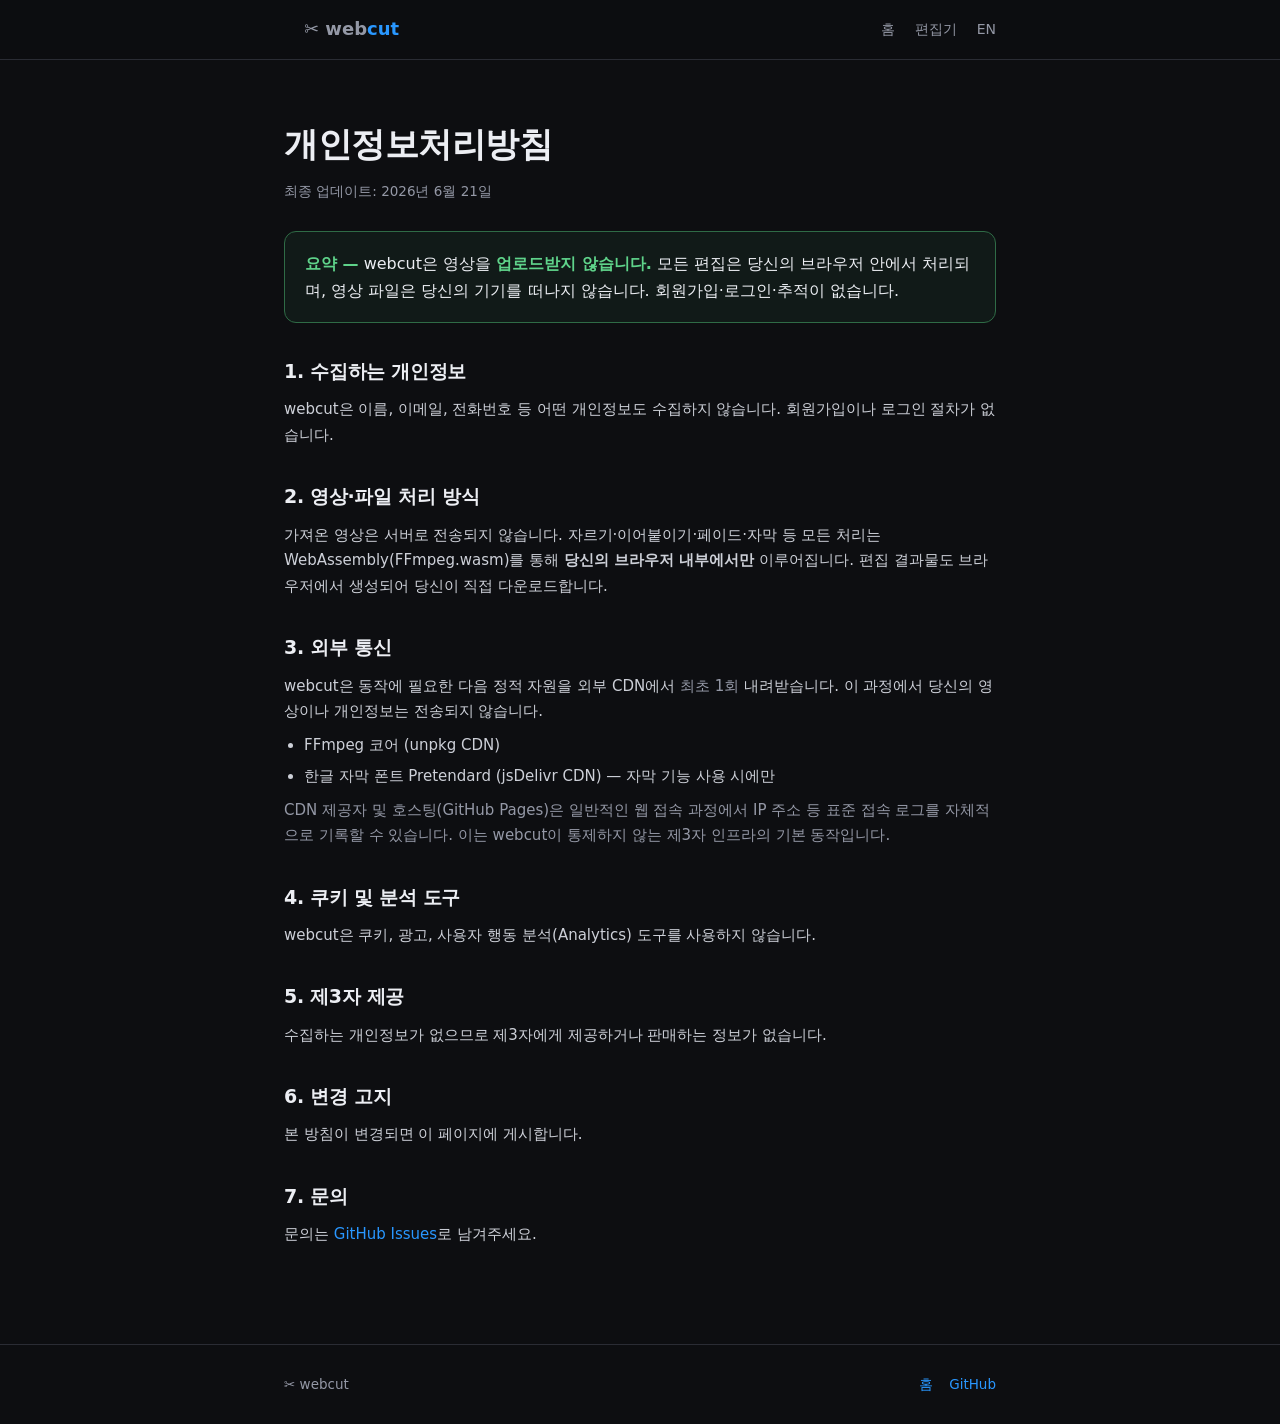
<file: privacy.html>
<!DOCTYPE html>
<html lang="ko">
<head>
  <meta charset="utf-8" />
  <meta name="viewport" content="width=device-width, initial-scale=1" />
  <title>개인정보처리방침 — webcut</title>
  <meta name="robots" content="index,follow" />
  <style>
    :root { --bg:#0d0e11; --panel:#16171b; --line:#2a2c34; --text:#eceef3; --muted:#9498a6; --blue:#2997ff; --green:#5fd38a; }
    * { margin:0; padding:0; box-sizing:border-box; }
    body { background:var(--bg); color:var(--text); font-family:ui-sans-serif,system-ui,-apple-system,"Apple SD Gothic Neo",sans-serif; line-height:1.7; -webkit-font-smoothing:antialiased; }
    a { color:var(--blue); text-decoration:none; } a:hover { text-decoration:underline; }
    nav { height:60px; display:flex; align-items:center; border-bottom:1px solid var(--line); position:sticky; top:0; background:rgba(13,14,17,.8); backdrop-filter:blur(10px); }
    nav .wrap, main { max-width:760px; margin:0 auto; padding:0 24px; width:100%; }
    .logo { font-weight:800; font-size:18px; } .logo .c { color:var(--blue); }
    nav .sp { flex:1; }
    nav a { color:var(--muted); font-size:14px; margin-left:20px; }
    main { padding:56px 24px 96px; }
    h1 { font-size:34px; letter-spacing:-.5px; margin-bottom:6px; }
    .updated { color:var(--muted); font-size:13.5px; margin-bottom:28px; }
    .tldr { background:rgba(95,211,138,.06); border:1px solid #2f6b46; border-radius:12px; padding:18px 20px; margin-bottom:32px; }
    .tldr b { color:var(--green); }
    h2 { font-size:19px; margin:32px 0 10px; letter-spacing:-.3px; }
    p, li { color:#cdd0d8; font-size:15px; }
    ul { margin:8px 0 0 20px; } li { margin-bottom:6px; }
    .muted { color:var(--muted); }
    footer { border-top:1px solid var(--line); padding:28px 0; color:var(--muted); font-size:13.5px; }
    footer .wrap { max-width:760px; margin:0 auto; padding:0 24px; display:flex; gap:16px; flex-wrap:wrap; }
    footer .sp { flex:1; }
  </style>
</head>
<body>
  <nav><div class="wrap" style="display:flex;align-items:center">
    <a href="./" class="logo">✂️ web<span class="c">cut</span></a><span class="sp"></span>
    <a href="./">홈</a><a href="./app.html">편집기</a><a href="./en/privacy.html">EN</a>
  </div></nav>

  <main>
    <h1>개인정보처리방침</h1>
    <div class="updated">최종 업데이트: 2026년 6월 21일</div>

    <div class="tldr">
      <b>요약 —</b> webcut은 영상을 <b>업로드받지 않습니다.</b> 모든 편집은 당신의 브라우저 안에서 처리되며,
      영상 파일은 당신의 기기를 떠나지 않습니다. 회원가입·로그인·추적이 없습니다.
    </div>

    <h2>1. 수집하는 개인정보</h2>
    <p>webcut은 이름, 이메일, 전화번호 등 어떤 개인정보도 수집하지 않습니다. 회원가입이나 로그인 절차가 없습니다.</p>

    <h2>2. 영상·파일 처리 방식</h2>
    <p>가져온 영상은 서버로 전송되지 않습니다. 자르기·이어붙이기·페이드·자막 등 모든 처리는
      WebAssembly(FFmpeg.wasm)를 통해 <b>당신의 브라우저 내부에서만</b> 이루어집니다.
      편집 결과물도 브라우저에서 생성되어 당신이 직접 다운로드합니다.</p>

    <h2>3. 외부 통신</h2>
    <p>webcut은 동작에 필요한 다음 정적 자원을 외부 CDN에서 <span class="muted">최초 1회</span> 내려받습니다.
      이 과정에서 당신의 영상이나 개인정보는 전송되지 않습니다.</p>
    <ul>
      <li>FFmpeg 코어 (unpkg CDN)</li>
      <li>한글 자막 폰트 Pretendard (jsDelivr CDN) — 자막 기능 사용 시에만</li>
    </ul>
    <p class="muted" style="margin-top:8px">CDN 제공자 및 호스팅(GitHub Pages)은 일반적인 웹 접속 과정에서 IP 주소 등 표준 접속 로그를 자체적으로 기록할 수 있습니다. 이는 webcut이 통제하지 않는 제3자 인프라의 기본 동작입니다.</p>

    <h2>4. 쿠키 및 분석 도구</h2>
    <p>webcut은 쿠키, 광고, 사용자 행동 분석(Analytics) 도구를 사용하지 않습니다.</p>

    <h2>5. 제3자 제공</h2>
    <p>수집하는 개인정보가 없으므로 제3자에게 제공하거나 판매하는 정보가 없습니다.</p>

    <h2>6. 변경 고지</h2>
    <p>본 방침이 변경되면 이 페이지에 게시합니다.</p>

    <h2>7. 문의</h2>
    <p>문의는 <a href="https://github.com/seongilp/webcut/issues" target="_blank" rel="noopener">GitHub Issues</a>로 남겨주세요.</p>
  </main>

  <footer><div class="wrap">
    <span>✂️ webcut</span><span class="sp"></span>
    <a href="./">홈</a><a href="https://github.com/seongilp/webcut" target="_blank" rel="noopener">GitHub</a>
  </div></footer>
</body>
</html>
</file>
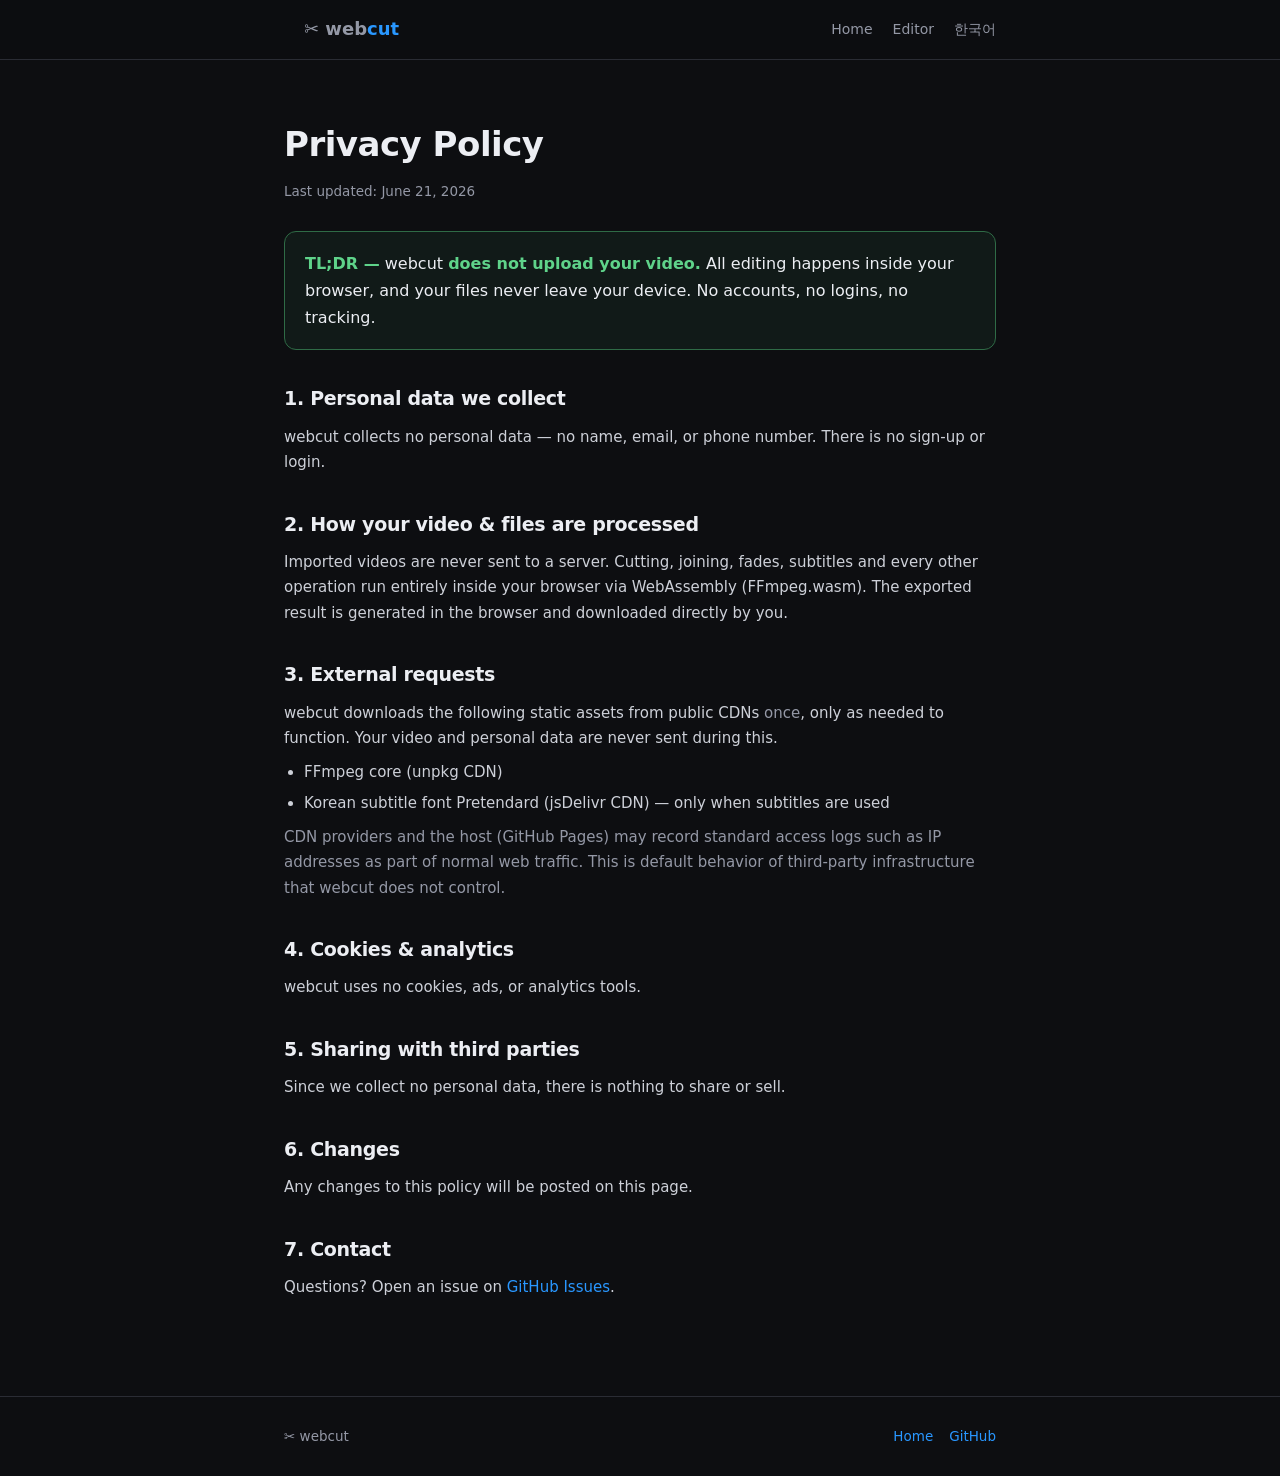
<file: en/privacy.html>
<!DOCTYPE html>
<html lang="en">
<head>
  <meta charset="utf-8" />
  <meta name="viewport" content="width=device-width, initial-scale=1" />
  <title>Privacy Policy — webcut</title>
  <meta name="robots" content="index,follow" />
  <style>
    :root { --bg:#0d0e11; --panel:#16171b; --line:#2a2c34; --text:#eceef3; --muted:#9498a6; --blue:#2997ff; --green:#5fd38a; }
    * { margin:0; padding:0; box-sizing:border-box; }
    body { background:var(--bg); color:var(--text); font-family:ui-sans-serif,system-ui,-apple-system,sans-serif; line-height:1.7; -webkit-font-smoothing:antialiased; }
    a { color:var(--blue); text-decoration:none; } a:hover { text-decoration:underline; }
    nav { height:60px; display:flex; align-items:center; border-bottom:1px solid var(--line); position:sticky; top:0; background:rgba(13,14,17,.8); backdrop-filter:blur(10px); }
    nav .wrap, main { max-width:760px; margin:0 auto; padding:0 24px; width:100%; }
    .logo { font-weight:800; font-size:18px; } .logo .c { color:var(--blue); }
    nav .sp { flex:1; }
    nav a { color:var(--muted); font-size:14px; margin-left:20px; }
    main { padding:56px 24px 96px; }
    h1 { font-size:34px; letter-spacing:-.5px; margin-bottom:6px; }
    .updated { color:var(--muted); font-size:13.5px; margin-bottom:28px; }
    .tldr { background:rgba(95,211,138,.06); border:1px solid #2f6b46; border-radius:12px; padding:18px 20px; margin-bottom:32px; }
    .tldr b { color:var(--green); }
    h2 { font-size:19px; margin:32px 0 10px; letter-spacing:-.3px; }
    p, li { color:#cdd0d8; font-size:15px; }
    ul { margin:8px 0 0 20px; } li { margin-bottom:6px; }
    .muted { color:var(--muted); }
    footer { border-top:1px solid var(--line); padding:28px 0; color:var(--muted); font-size:13.5px; }
    footer .wrap { max-width:760px; margin:0 auto; padding:0 24px; display:flex; gap:16px; flex-wrap:wrap; }
    footer .sp { flex:1; }
  </style>
</head>
<body>
  <nav><div class="wrap" style="display:flex;align-items:center">
    <a href="./" class="logo">✂️ web<span class="c">cut</span></a><span class="sp"></span>
    <a href="./">Home</a><a href="../app.html">Editor</a><a href="../privacy.html">한국어</a>
  </div></nav>

  <main>
    <h1>Privacy Policy</h1>
    <div class="updated">Last updated: June 21, 2026</div>

    <div class="tldr">
      <b>TL;DR —</b> webcut <b>does not upload your video.</b> All editing happens inside your
      browser, and your files never leave your device. No accounts, no logins, no tracking.
    </div>

    <h2>1. Personal data we collect</h2>
    <p>webcut collects no personal data — no name, email, or phone number. There is no sign-up or login.</p>

    <h2>2. How your video &amp; files are processed</h2>
    <p>Imported videos are never sent to a server. Cutting, joining, fades, subtitles and every other
      operation run entirely inside your browser via WebAssembly (FFmpeg.wasm). The exported result is
      generated in the browser and downloaded directly by you.</p>

    <h2>3. External requests</h2>
    <p>webcut downloads the following static assets from public CDNs <span class="muted">once</span>, only
      as needed to function. Your video and personal data are never sent during this.</p>
    <ul>
      <li>FFmpeg core (unpkg CDN)</li>
      <li>Korean subtitle font Pretendard (jsDelivr CDN) — only when subtitles are used</li>
    </ul>
    <p class="muted" style="margin-top:8px">CDN providers and the host (GitHub Pages) may record standard access logs such as IP addresses as part of normal web traffic. This is default behavior of third-party infrastructure that webcut does not control.</p>

    <h2>4. Cookies &amp; analytics</h2>
    <p>webcut uses no cookies, ads, or analytics tools.</p>

    <h2>5. Sharing with third parties</h2>
    <p>Since we collect no personal data, there is nothing to share or sell.</p>

    <h2>6. Changes</h2>
    <p>Any changes to this policy will be posted on this page.</p>

    <h2>7. Contact</h2>
    <p>Questions? Open an issue on <a href="https://github.com/seongilp/webcut/issues" target="_blank" rel="noopener">GitHub Issues</a>.</p>
  </main>

  <footer><div class="wrap">
    <span>✂️ webcut</span><span class="sp"></span>
    <a href="./">Home</a><a href="https://github.com/seongilp/webcut" target="_blank" rel="noopener">GitHub</a>
  </div></footer>
</body>
</html>
</file>
<file: css/landing.css>
:root {
  --bg: #0d0e11; --bg2: #131419; --panel: #1a1b20; --panel2: #20222a;
  --line: #2a2c34; --line2: #383b45; --text: #eceef3; --muted: #9498a6; --muted2: #686c79;
  --blue: #2997ff; --blue2: #6fa8dc; --purple: #c084fc; --yellow: #ffd60a; --green: #5fd38a;
}
* { box-sizing: border-box; margin: 0; padding: 0; }
html { scroll-behavior: smooth; }
body {
  background: var(--bg); color: var(--text);
  font-family: ui-sans-serif, system-ui, -apple-system, "Segoe UI", Roboto, "Apple SD Gothic Neo", sans-serif;
  -webkit-font-smoothing: antialiased; line-height: 1.5; overflow-x: hidden; position: relative;
}
/* Animated gradient mesh + faint grid texture behind everything */
body::before {
  content: ""; position: fixed; inset: 0; z-index: -2; pointer-events: none;
  background:
    radial-gradient(50vw 40vw at 12% -8%, rgba(41,151,255,.16), transparent 60%),
    radial-gradient(46vw 38vw at 92% 4%, rgba(192,132,252,.14), transparent 62%),
    radial-gradient(40vw 34vw at 70% 100%, rgba(95,211,138,.07), transparent 60%);
  animation: meshShift 22s ease-in-out infinite alternate;
}
body::after {
  content: ""; position: fixed; inset: 0; z-index: -2; pointer-events: none; opacity: .5;
  background-image: linear-gradient(var(--line) 1px, transparent 1px), linear-gradient(90deg, var(--line) 1px, transparent 1px);
  background-size: 56px 56px; mask-image: radial-gradient(circle at 50% 30%, #000 0%, transparent 72%);
}
@keyframes meshShift { from { transform: translate3d(-2%, -1%, 0) scale(1.02); } to { transform: translate3d(3%, 2%, 0) scale(1.06); } }
a { color: inherit; text-decoration: none; }

/* Scroll-reveal (added by inline script on <html>) */
.reveal-on .card, .reveal-on .step, .reveal-on .sectitle, .reveal-on .secsub, .reveal-on .seclabel, .reveal-on .band .inner, .reveal-on .finalcta > .wrap, .reveal-on .mock-wrap {
  opacity: 0; transform: translateY(22px); transition: opacity .7s cubic-bezier(.2,.7,.2,1), transform .7s cubic-bezier(.2,.7,.2,1);
}
.reveal-on .in { opacity: 1 !important; transform: none !important; }
@media (prefers-reduced-motion: reduce) { .reveal-on .card, .reveal-on .step, .reveal-on .sectitle, .reveal-on .secsub, .reveal-on .seclabel, .reveal-on .band .inner, .reveal-on .finalcta > .wrap, .reveal-on .mock-wrap, body::before { animation: none; opacity: 1; transform: none; } }
.wrap { max-width: 1120px; margin: 0 auto; padding: 0 24px; }

/* Nav */
nav.top {
  position: sticky; top: 0; z-index: 50; height: 60px; display: flex; align-items: center;
  background: rgba(13,14,17,.72); backdrop-filter: blur(12px); border-bottom: 1px solid var(--line);
}
nav.top .wrap { display: flex; align-items: center; width: 100%; }
.logo { font-weight: 800; font-size: 18px; letter-spacing: -.2px; }
.logo .c { color: var(--blue); }
nav.top .sp { flex: 1; }
.nav-link { color: var(--muted); font-size: 14px; margin-right: 22px; transition: color .15s; }
.nav-link:hover { color: var(--text); }
.btn {
  display: inline-flex; align-items: center; gap: 7px; font-weight: 600; font-size: 14px;
  padding: 9px 17px; border-radius: 9px; border: 1px solid var(--line2); color: var(--text);
  background: var(--panel2); transition: all .15s; cursor: pointer; white-space: nowrap;
}
.btn:hover { border-color: var(--blue); transform: translateY(-1px); }
.btn.primary { background: var(--blue); border-color: var(--blue); color: #fff; box-shadow: 0 6px 20px -8px var(--blue); }
.btn.primary:hover { filter: brightness(1.08); }
.btn.lg { font-size: 15.5px; padding: 13px 24px; border-radius: 11px; }

/* Hero */
.hero { position: relative; padding: 92px 0 40px; text-align: center; }
.hero::before {
  content: ""; position: absolute; inset: -10% 0 auto 0; height: 560px; z-index: -1;
  background:
    radial-gradient(700px 360px at 50% -4%, rgba(41,151,255,.20), transparent 70%),
    radial-gradient(560px 300px at 78% 12%, rgba(192,132,252,.14), transparent 70%);
}
.eyebrow {
  display: inline-flex; align-items: center; gap: 8px; font-size: 12.5px; color: var(--blue2);
  border: 1px solid var(--line2); background: rgba(41,151,255,.06); border-radius: 999px;
  padding: 6px 14px; margin-bottom: 26px; letter-spacing: .2px;
}
.eyebrow .dot { width: 6px; height: 6px; border-radius: 50%; background: var(--green); box-shadow: 0 0 8px var(--green); }
h1 { font-size: 64px; line-height: 1.04; letter-spacing: -1.6px; font-weight: 850; }
h1 .grad { background: linear-gradient(105deg, var(--blue), var(--purple)); -webkit-background-clip: text; background-clip: text; color: transparent; }
.sub { max-width: 860px; margin: 24px auto 0; font-size: 18.5px; color: var(--muted); line-height: 1.62; white-space: nowrap; }
@media (max-width: 900px) { .sub { white-space: normal; } }
.cta { display: flex; gap: 14px; justify-content: center; margin-top: 36px; flex-wrap: wrap; }
.reassure { margin-top: 20px; font-size: 13px; color: var(--muted2); }

/* Editor mockup */
.mock-wrap { margin: 56px auto 0; max-width: 1000px; perspective: 1800px; }
.hero-shot { display: block; width: 100%; height: auto; border-radius: 14px; border: 1px solid var(--line2);
  box-shadow: 0 50px 110px -45px rgba(0,0,0,.9), 0 0 0 1px rgba(255,255,255,.03), 0 0 80px -40px rgba(41,151,255,.25);
  transform: rotateX(5deg); transform-origin: center top; transition: transform .5s cubic-bezier(.2,.7,.2,1); }
.hero-shot:hover { transform: rotateX(0deg) translateY(-4px); }
.mock {
  border-radius: 14px; overflow: hidden; border: 1px solid var(--line2);
  background: var(--bg2); box-shadow: 0 40px 90px -40px rgba(0,0,0,.85), 0 0 0 1px rgba(255,255,255,.02);
  transform: rotateX(4deg); transform-origin: center top;
}
.mock .chrome { height: 36px; display: flex; align-items: center; gap: 8px; padding: 0 14px; background: #16171c; border-bottom: 1px solid var(--line); }
.mock .light { width: 11px; height: 11px; border-radius: 50%; }
.mock .light.r { background: #ff5f57; } .mock .light.y { background: #febc2e; } .mock .light.g { background: #28c840; }
.mock .chrome .mt { margin-left: 12px; font-size: 11.5px; color: var(--muted2); font-weight: 600; }
.mock .chrome .mt b { color: var(--blue); }
.mock-top { display: grid; grid-template-columns: 1fr 2.1fr 1fr; height: 188px; }
.mp { padding: 11px; border-right: 1px solid var(--line); overflow: hidden; }
.mp:last-child { border-right: none; }
.mp .h { font-size: 8.5px; text-transform: uppercase; letter-spacing: .7px; color: var(--muted2); margin-bottom: 9px; }
.mp .libitem { display: flex; gap: 7px; align-items: center; }
.mp .thumb { width: 40px; height: 26px; border-radius: 4px; background: repeating-linear-gradient(90deg,#0000 0 5px,#0003 5px 7px), linear-gradient(#3a6ea5,#2d557f); }
.mp .libitem .tt { font-size: 9px; } .mp .libitem .tt b { display:block; color: var(--text); } .mp .libitem .tt span { color: var(--muted2); }
.mp.viewer { background: #000; display: flex; flex-direction: column; align-items: center; justify-content: center; border-left: 1px solid var(--line); border-right: 1px solid var(--line); }
.mp .frame { width: 78%; height: 86%; border-radius: 5px; background: linear-gradient(135deg,#ff7a59,#7a5cff 52%,#22d3ee); position: relative; overflow: hidden; }
.mp .frame::after { content: "▶"; position: absolute; inset: 0; display: flex; align-items: center; justify-content: center; color: #fff9; font-size: 26px; }
.mp .frame .mock-cap { position: absolute; left: 50%; bottom: 9px; transform: translateX(-50%); background: rgba(0,0,0,.55); color: #fff; font-size: 8.5px; font-weight: 600; padding: 2px 7px; border-radius: 4px; white-space: nowrap; z-index: 1; }
.mp .field { background: var(--panel2); border: 1px solid var(--line); border-radius: 6px; padding: 5px 8px; margin-bottom: 6px; }
.mp .field .k { font-size: 7.5px; text-transform: uppercase; color: var(--muted2); letter-spacing: .4px; }
.mp .field .v { font-size: 11px; color: var(--text); font-variant-numeric: tabular-nums; }
.mp .field .v.b { color: var(--blue); }
.mock-tl { border-top: 1px solid var(--line); background: #16171b; padding: 0 0 12px; }
.mock-tl .tlbar { height: 26px; display: flex; align-items: center; gap: 9px; padding: 0 12px; border-bottom: 1px solid var(--line); font-size: 9.5px; color: var(--muted2); }
.mock-tl .tlbar .chip { padding: 2px 7px; border: 1px solid var(--line2); border-radius: 5px; }
.mock-tl .tlbar .chip.on { color: var(--blue); border-color: #1f5c99; }
.mock-tl .track { position: relative; height: 96px; margin: 12px 12px 0; }
.mock-tl .ruler { position: absolute; top: -4px; left: 0; right: 0; height: 1px; }
.mock-tl .clip { position: absolute; top: 8px; bottom: 8px; border-radius: 6px; background: linear-gradient(#3a6ea5,#2d557f); border: 1px solid #0007; box-shadow: inset 0 1px 0 #fff2; overflow: hidden; }
.mock-tl .clip::before { content: ""; position: absolute; top: 0; left: 0; right: 0; height: 5px; background: #6fa8dc; opacity: .8; }
.mock-tl .clip .lab { position: absolute; top: 8px; left: 8px; font-size: 9px; color: #dcebfb; }
.mock-tl .range { position: absolute; top: 0; bottom: 0; background: rgba(255,214,10,.16); border-left: 2px solid var(--yellow); border-right: 2px solid var(--yellow); border-radius: 2px; }
.mock-tl .ph { position: absolute; top: -6px; bottom: 0; width: 2px; background: #fff; }
.mock-tl .ph::before { content: ""; position: absolute; top: 0; left: -5px; width: 12px; height: 9px; background: #fff; clip-path: polygon(0 0,100% 0,50% 100%); }

/* Section */
section { padding: 84px 0; }
.seclabel { text-align: center; font-size: 13px; color: var(--blue2); letter-spacing: 1.4px; text-transform: uppercase; margin-bottom: 12px; }
.sectitle { text-align: center; font-size: 38px; font-weight: 800; letter-spacing: -.8px; }
.secsub { text-align: center; color: var(--muted); font-size: 16.5px; margin: 14px auto 0; max-width: 560px; }

.grid { display: grid; grid-template-columns: repeat(4, 1fr); gap: 16px; margin-top: 52px; }
.card { position: relative; background: linear-gradient(180deg, rgba(255,255,255,.025), rgba(255,255,255,0)) , var(--panel); border: 1px solid var(--line); border-radius: 16px; padding: 22px; transition: transform .2s cubic-bezier(.2,.7,.2,1), border-color .2s, box-shadow .2s; overflow: hidden; }
.card::before { content: ""; position: absolute; inset: 0; border-radius: inherit; padding: 1px; background: linear-gradient(140deg, rgba(41,151,255,.5), transparent 40%); -webkit-mask: linear-gradient(#000 0 0) content-box, linear-gradient(#000 0 0); -webkit-mask-composite: xor; mask-composite: exclude; opacity: 0; transition: opacity .2s; }
.card:hover { transform: translateY(-4px); border-color: var(--line2); box-shadow: 0 18px 40px -22px rgba(0,0,0,.8); }
.card:hover::before { opacity: 1; }
.card .ic { width: 42px; height: 42px; border-radius: 11px; display: flex; align-items: center; justify-content: center; font-size: 20px; background: linear-gradient(150deg, rgba(41,151,255,.22), rgba(192,132,252,.14)); border: 1px solid #2c3a52; margin-bottom: 14px; box-shadow: inset 0 1px 0 rgba(255,255,255,.06); }
.card h3 { font-size: 16px; font-weight: 700; margin-bottom: 7px; }
.card p { font-size: 13.5px; color: var(--muted); line-height: 1.55; }

.steps { display: grid; grid-template-columns: repeat(3, 1fr); gap: 18px; margin-top: 52px; }
.step { position: relative; background: var(--panel); border: 1px solid var(--line); border-radius: 14px; padding: 26px 22px; }
.step .n { font-size: 13px; font-weight: 800; color: var(--blue); border: 1px solid #21405f; background: rgba(41,151,255,.08); width: 30px; height: 30px; border-radius: 8px; display: flex; align-items: center; justify-content: center; margin-bottom: 14px; }
.step h3 { font-size: 17px; margin-bottom: 8px; }
.step p { font-size: 13.5px; color: var(--muted); }

/* Privacy band */
.band { background: linear-gradient(180deg, var(--bg2), var(--bg)); border-top: 1px solid var(--line); border-bottom: 1px solid var(--line); }
.band .inner { display: flex; align-items: center; gap: 40px; flex-wrap: wrap; justify-content: center; text-align: center; }
.band .lock { font-size: 54px; }
.band h2 { font-size: 30px; font-weight: 800; letter-spacing: -.6px; }
.band p { color: var(--muted); font-size: 16px; margin-top: 12px; max-width: 520px; }

.finalcta { text-align: center; }
.finalcta h2 { font-size: 40px; font-weight: 850; letter-spacing: -1px; }
.finalcta p { color: var(--muted); font-size: 17px; margin: 16px auto 30px; }

footer { border-top: 1px solid var(--line); padding: 34px 0; color: var(--muted2); font-size: 13.5px; }
footer .wrap { display: flex; align-items: center; gap: 16px; flex-wrap: wrap; }
footer .sp { flex: 1; }
footer a { color: var(--muted); } footer a:hover { color: var(--text); }

@media (max-width: 860px) {
  h1 { font-size: 44px; }
  .grid { grid-template-columns: repeat(2, 1fr); }
  .steps { grid-template-columns: 1fr; }
  .mock-top { height: 150px; }
  .nav-link.hide { display: none; }
}
@media (max-width: 520px) {
  .grid { grid-template-columns: 1fr; }
  h1 { font-size: 36px; }
  .sub { font-size: 16px; }
}
</file>
<file: css/style.css>
:root {
  --bg: #0b0c12;
  --panel: #14161f;
  --panel-2: #1b1e2b;
  --line: #2a2e3f;
  --text: #e7e9f0;
  --muted: #8b90a6;
  --accent: #6ea8fe;
  --accent-2: #c084fc;
  --good: #5fd38a;
}

* { box-sizing: border-box; }

html, body {
  margin: 0;
  padding: 0;
  background: var(--bg);
  color: var(--text);
  font-family: ui-sans-serif, system-ui, -apple-system, "Segoe UI", Roboto, "Helvetica Neue", Arial, sans-serif;
  -webkit-font-smoothing: antialiased;
}

a { color: var(--accent); text-decoration: none; }
a:hover { text-decoration: underline; }

.wrap { max-width: 1000px; margin: 0 auto; padding: 32px 20px 80px; }

.topbar {
  display: flex;
  align-items: center;
  gap: 12px;
  padding: 14px 20px;
  border-bottom: 1px solid var(--line);
  background: rgba(20, 22, 31, 0.7);
  backdrop-filter: blur(8px);
  position: sticky;
  top: 0;
  z-index: 10;
}
.topbar .brand { font-weight: 700; letter-spacing: 0.3px; }
.topbar .brand .dot { color: var(--accent-2); }
.topbar nav { margin-left: auto; display: flex; gap: 18px; font-size: 14px; }
.topbar nav a { color: var(--muted); }
.topbar nav a:hover, .topbar nav a.active { color: var(--text); text-decoration: none; }

h1 { font-size: 30px; margin: 0 0 6px; }
h1 .gradient {
  background: linear-gradient(90deg, var(--accent), var(--accent-2));
  -webkit-background-clip: text;
  background-clip: text;
  color: transparent;
}
.lead { color: var(--muted); margin: 0 0 28px; font-size: 15px; line-height: 1.6; }

.grid {
  display: grid;
  grid-template-columns: repeat(auto-fill, minmax(230px, 1fr));
  gap: 16px;
}
.card {
  display: block;
  background: var(--panel);
  border: 1px solid var(--line);
  border-radius: 14px;
  padding: 20px;
  transition: transform .12s ease, border-color .12s ease;
}
.card:hover { transform: translateY(-3px); border-color: var(--accent); text-decoration: none; }
.card .emoji { font-size: 30px; }
.card h3 { margin: 12px 0 6px; color: var(--text); }
.card p { margin: 0; color: var(--muted); font-size: 13px; line-height: 1.5; }
.card .tag {
  display: inline-block; margin-top: 12px; font-size: 11px; color: var(--accent);
  border: 1px solid var(--line); border-radius: 999px; padding: 3px 10px;
}

.panel {
  background: var(--panel);
  border: 1px solid var(--line);
  border-radius: 14px;
  padding: 18px;
  margin-bottom: 18px;
}

canvas {
  display: block;
  background: #000;
  border-radius: 10px;
  max-width: 100%;
  image-rendering: pixelated;
  touch-action: none;
}

.toolbar { display: flex; flex-wrap: wrap; gap: 10px; align-items: center; margin-bottom: 14px; }

button, .btn {
  background: var(--panel-2);
  color: var(--text);
  border: 1px solid var(--line);
  border-radius: 9px;
  padding: 8px 14px;
  font-size: 14px;
  cursor: pointer;
  transition: border-color .1s, background .1s;
}
button:hover, .btn:hover { border-color: var(--accent); }
button.active { border-color: var(--accent); background: rgba(110,168,254,0.15); color: var(--text); }
button:disabled { opacity: .5; cursor: not-allowed; }

label.field { display: inline-flex; align-items: center; gap: 8px; color: var(--muted); font-size: 13px; }
input[type=range] { accent-color: var(--accent); }
select, input[type=file] { background: var(--panel-2); color: var(--text); border: 1px solid var(--line); border-radius: 8px; padding: 6px 10px; }

.row { display: flex; gap: 18px; flex-wrap: wrap; }
.stat { color: var(--muted); font-size: 13px; }
.stat b { color: var(--good); font-variant-numeric: tabular-nums; }
.hint { color: var(--muted); font-size: 13px; line-height: 1.6; }
kbd { background: var(--panel-2); border: 1px solid var(--line); border-bottom-width: 2px; border-radius: 5px; padding: 1px 6px; font-size: 12px; }

.back { color: var(--muted); font-size: 13px; }
</file>
